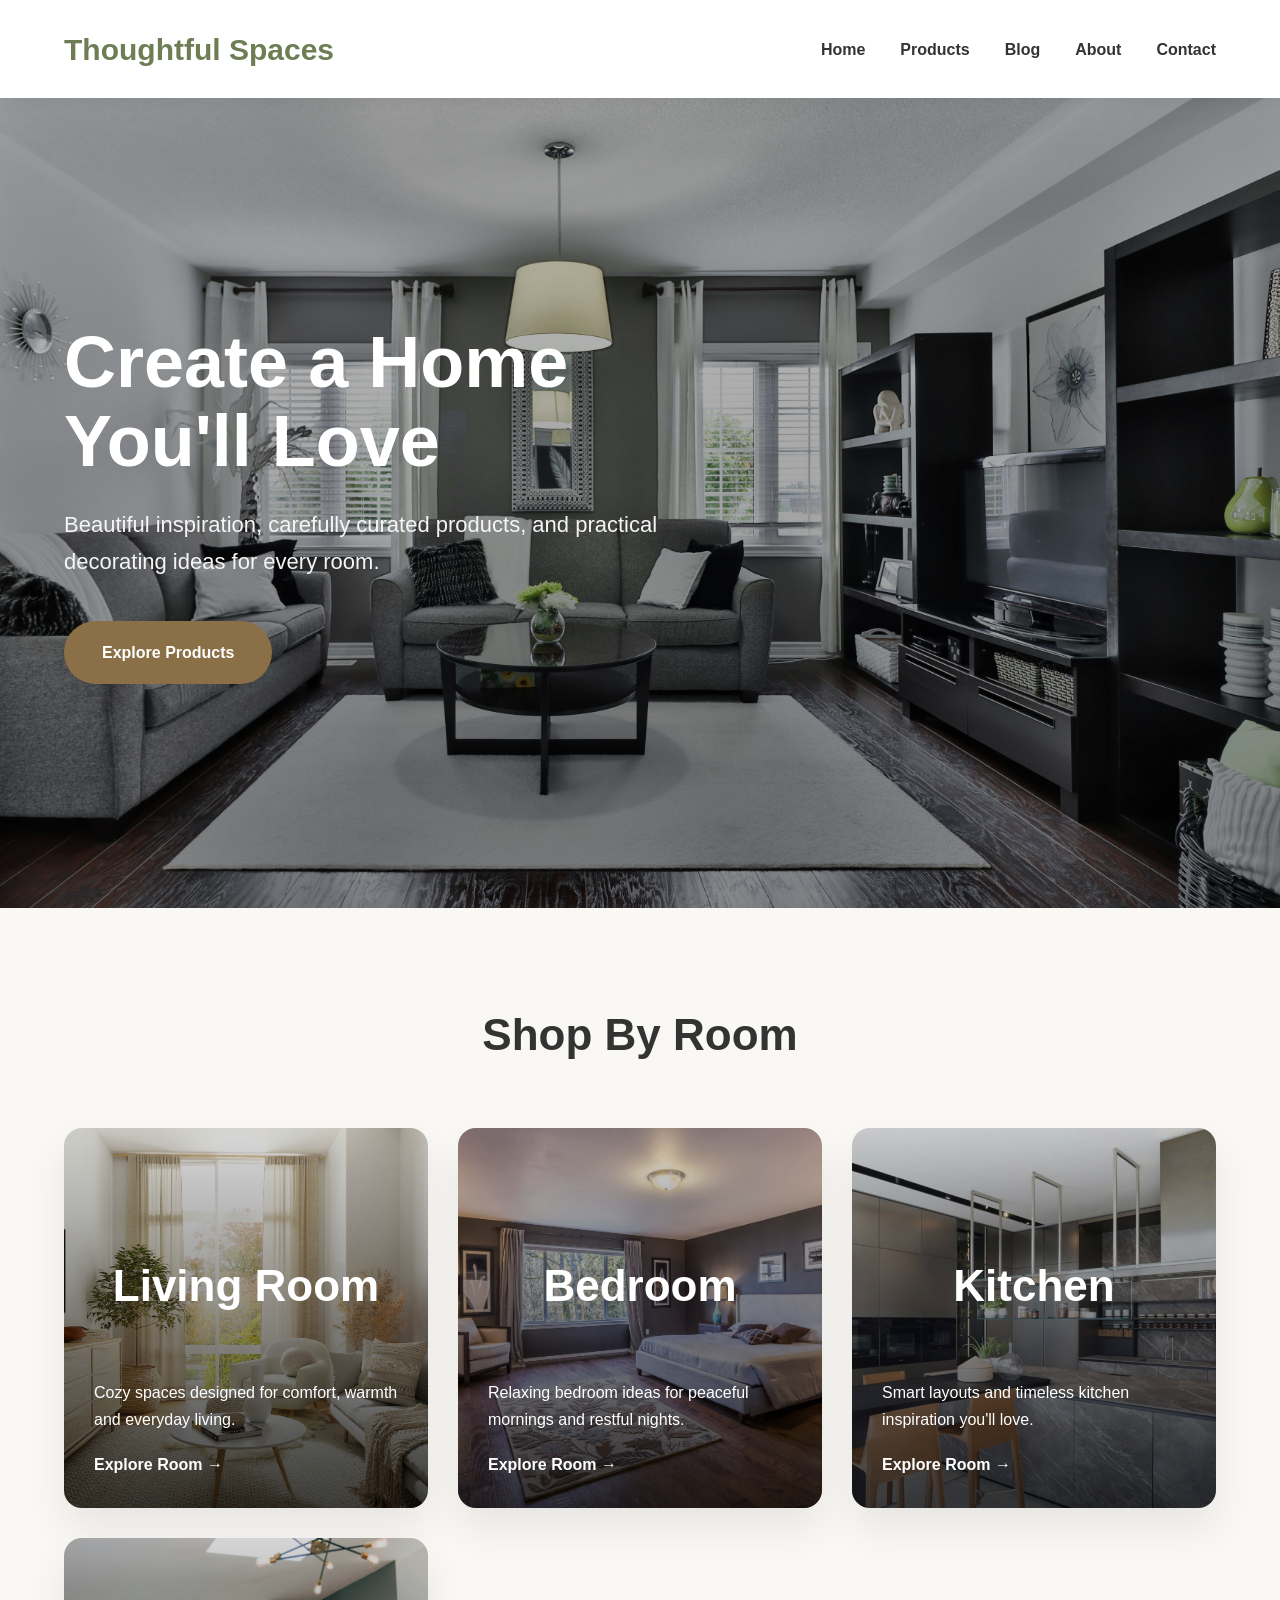
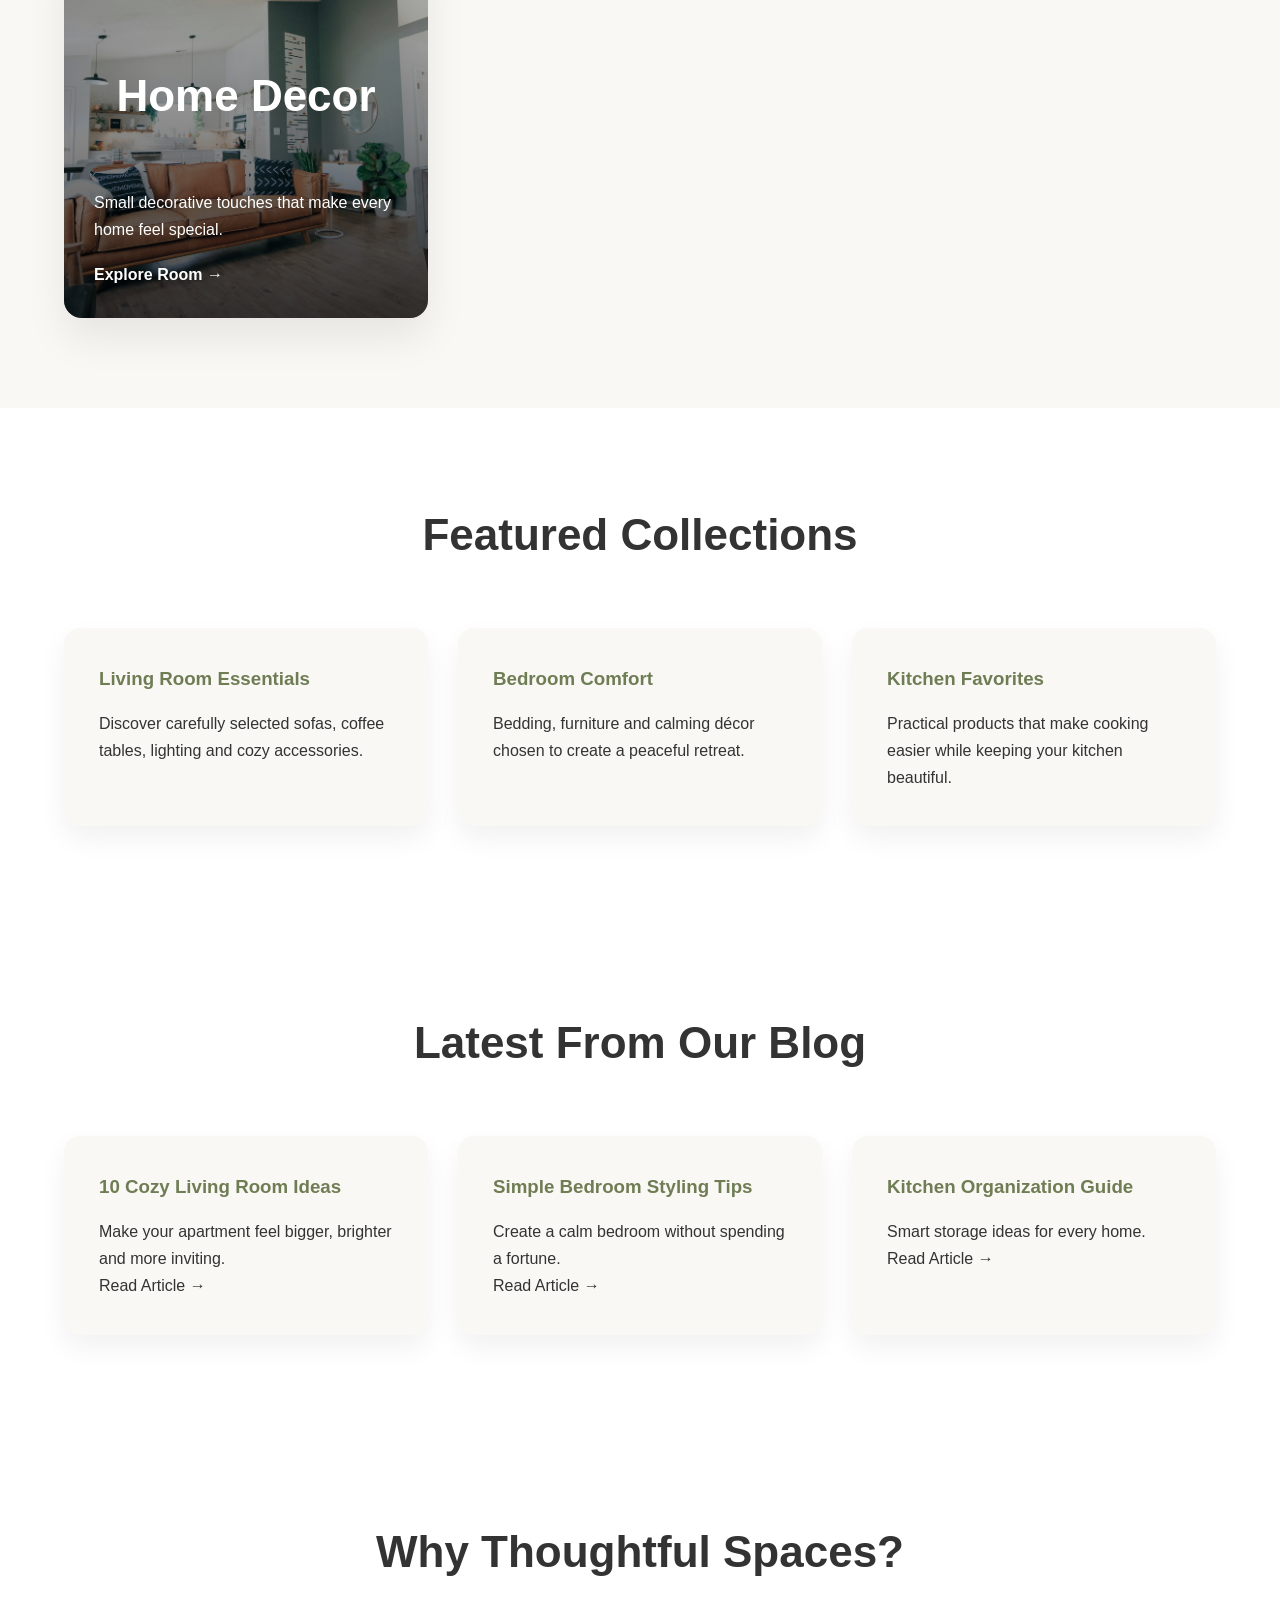
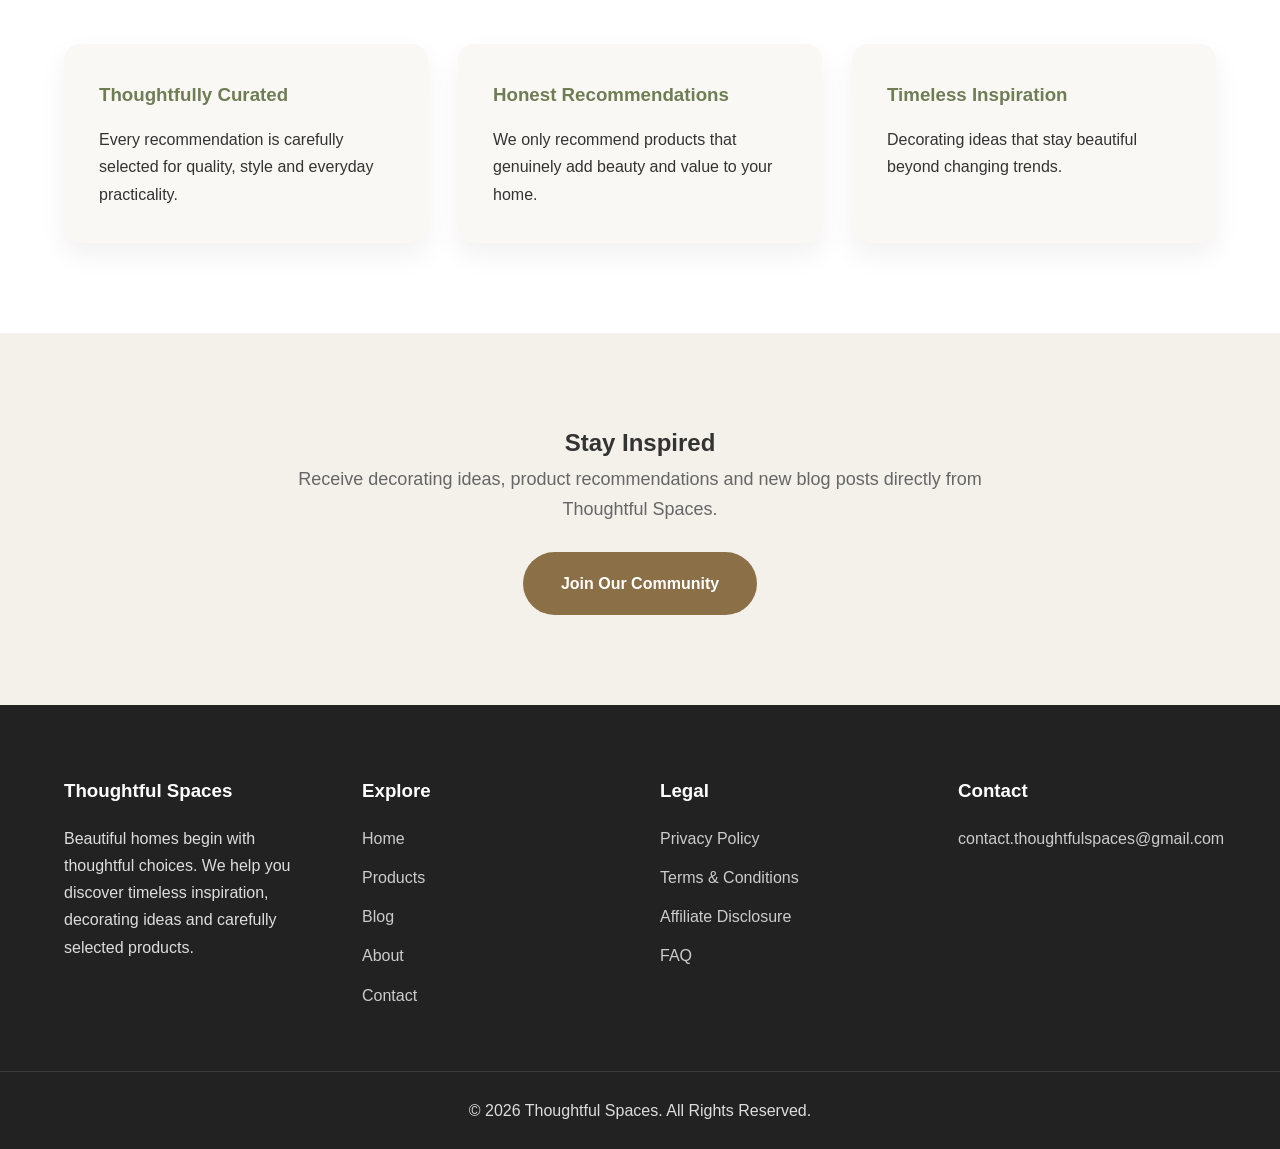
<file: index.html>
<!DOCTYPE html>
<html lang="en">

<head>

    <meta charset="UTF-8">

    <meta name="viewport" content="width=device-width, initial-scale=1.0">

    <title>Thoughtful Spaces | Home Inspiration & Decor</title>

    <meta name="description" content="Beautiful home inspiration, decorating ideas, and carefully curated products to help you create a warm and welcoming home.">

    <link rel="stylesheet" href="style.css">

</head>

<body>

<!-- ===========================
HEADER
=========================== -->

<header>

    <div class="container">

        <h1 class="logo">

            <a href="index.html">

                Thoughtful Spaces

            </a>

        </h1>

        <nav>

            <a href="index.html">Home</a>

            <a href="products/index.html">Products</a>

            <a href="blog/index.html">Blog</a>

            <a href="pages/about.html">About</a>

            <a href="pages/contact.html">Contact</a>

        </nav>

    </div>

</header>

<!-- ===========================
HERO
=========================== -->

<section class="hero">

    <img src="images/hero-living-room.jpg"
         alt="Beautiful Living Room">

    <div class="hero-overlay">

        <div class="container">

            <h1>

                Create a Home

                You'll Love

            </h1>

            <p>

                Beautiful inspiration, carefully curated products,
                and practical decorating ideas for every room.

            </p>

            <a href="products/index.html"
               class="btn">

                Explore Products

            </a>

        </div>

    </div>

</section>

<!-- ===========================
SHOP BY ROOM
=========================== -->

<section class="room-section">

<div class="container">

<h2>

Shop By Room

</h2>

<div class="room-grid">
                <!-- Living Room -->

            <a href="pages/living-room.html" class="room-card">

                <img src="images/living-room.jpg" alt="Living Room">

                <div class="room-overlay">

                    <h2>Living Room</h2>

                    <p>
                        Cozy spaces designed for comfort, warmth and everyday living.
                    </p>

                    <span>Explore Room →</span>

                </div>

            </a>

            <!-- Bedroom -->

            <a href="pages/bedroom.html" class="room-card">

                <img src="images/bedroom.jpg" alt="Bedroom">

                <div class="room-overlay">

                    <h2>Bedroom</h2>

                    <p>
                        Relaxing bedroom ideas for peaceful mornings and restful nights.
                    </p>

                    <span>Explore Room →</span>

                </div>

            </a>

            <!-- Kitchen -->

            <a href="pages/kitchen.html" class="room-card">

                <img src="images/kitchen.jpg" alt="Kitchen">

                <div class="room-overlay">

                    <h2>Kitchen</h2>

                    <p>
                        Smart layouts and timeless kitchen inspiration you'll love.
                    </p>

                    <span>Explore Room →</span>

                </div>

            </a>

            <!-- Home Decor -->

            <a href="pages/home-decor.html" class="room-card">

                <img src="images/home-decor.jpg" alt="Home Decor">

                <div class="room-overlay">

                    <h2>Home Decor</h2>

                    <p>
                        Small decorative touches that make every home feel special.
                    </p>

                    <span>Explore Room →</span>

                </div>

            </a>

        </div>

    </div>

</section>

<!-- ===========================
FEATURED PRODUCTS
=========================== -->

<section class="why-section">

    <div class="container">

        <h2>Featured Collections</h2>

        <div class="why-grid">

            <div class="why-card">

                <h3>Living Room Essentials</h3>

                <p>

                    Discover carefully selected sofas, coffee tables,
                    lighting and cozy accessories.

                </p>

            </div>

            <div class="why-card">

                <h3>Bedroom Comfort</h3>

                <p>

                    Bedding, furniture and calming décor chosen
                    to create a peaceful retreat.

                </p>

            </div>

            <div class="why-card">

                <h3>Kitchen Favorites</h3>

                <p>

                    Practical products that make cooking easier
                    while keeping your kitchen beautiful.

                </p>

            </div>

        </div>

    </div>

</section>

<!-- ===========================
LATEST BLOG
=========================== -->

<section class="why-section">

    <div class="container">

        <h2>Latest From Our Blog</h2>

        <div class="why-grid">

            <div class="why-card">

                <h3>10 Cozy Living Room Ideas</h3>

                <p>

                    Make your apartment feel bigger,
                    brighter and more inviting.

                </p>

                <a href="blog/index.html">

                    Read Article →

                </a>

            </div>

            <div class="why-card">

                <h3>Simple Bedroom Styling Tips</h3>

                <p>

                    Create a calm bedroom without spending a fortune.

                </p>

                <a href="blog/index.html">

                    Read Article →

                </a>

            </div>

            <div class="why-card">

                <h3>Kitchen Organization Guide</h3>

                <p>

                    Smart storage ideas for every home.

                </p>

                <a href="blog/index.html">

                    Read Article →

                </a>

            </div>

        </div>

    </div>

</section>
<!-- ===========================
WHY THOUGHTFUL SPACES
=========================== -->

<section class="why-section">

    <div class="container">

        <h2>Why Thoughtful Spaces?</h2>

        <div class="why-grid">

            <div class="why-card">

                <h3>Thoughtfully Curated</h3>

                <p>

                    Every recommendation is carefully selected for
                    quality, style and everyday practicality.

                </p>

            </div>

            <div class="why-card">

                <h3>Honest Recommendations</h3>

                <p>

                    We only recommend products that genuinely add
                    beauty and value to your home.

                </p>

            </div>

            <div class="why-card">

                <h3>Timeless Inspiration</h3>

                <p>

                    Decorating ideas that stay beautiful beyond
                    changing trends.

                </p>

            </div>

        </div>

    </div>

</section>

<!-- ===========================
NEWSLETTER
=========================== -->

<section class="page-header">

    <div class="container">

        <h2>Stay Inspired</h2>

        <p>

            Receive decorating ideas, product recommendations and
            new blog posts directly from Thoughtful Spaces.

        </p>

        <br>

        <a href="pages/contact.html" class="btn">

            Join Our Community

        </a>

    </div>

</section>

<!-- ===========================
FOOTER
=========================== -->

<footer>

    <div class="container footer-grid">

        <div class="footer-column">

            <h3>Thoughtful Spaces</h3>

            <p>

                Beautiful homes begin with thoughtful choices.
                We help you discover timeless inspiration,
                decorating ideas and carefully selected products.

            </p>

        </div>

        <div class="footer-column">

            <h3>Explore</h3>

            <a href="index.html">Home</a>

            <a href="products/index.html">Products</a>

            <a href="blog/index.html">Blog</a>

            <a href="pages/about.html">About</a>

            <a href="pages/contact.html">Contact</a>

        </div>

        <div class="footer-column">

            <h3>Legal</h3>

            <a href="pages/privacy.html">Privacy Policy</a>

            <a href="pages/terms.html">Terms & Conditions</a>

            <a href="pages/disclosure.html">Affiliate Disclosure</a>

            <a href="pages/faq.html">FAQ</a>

        </div>

        <div class="footer-column">

            <h3>Contact</h3>

            <a href="mailto:contact.thoughtfulspaces@gmail.com">

                contact.thoughtfulspaces@gmail.com

            </a>

        </div>

    </div>

    <div class="footer-bottom">

        <p>

            © 2026 Thoughtful Spaces. All Rights Reserved.

        </p>

    </div>

</footer>

</body>

</html>
</file>
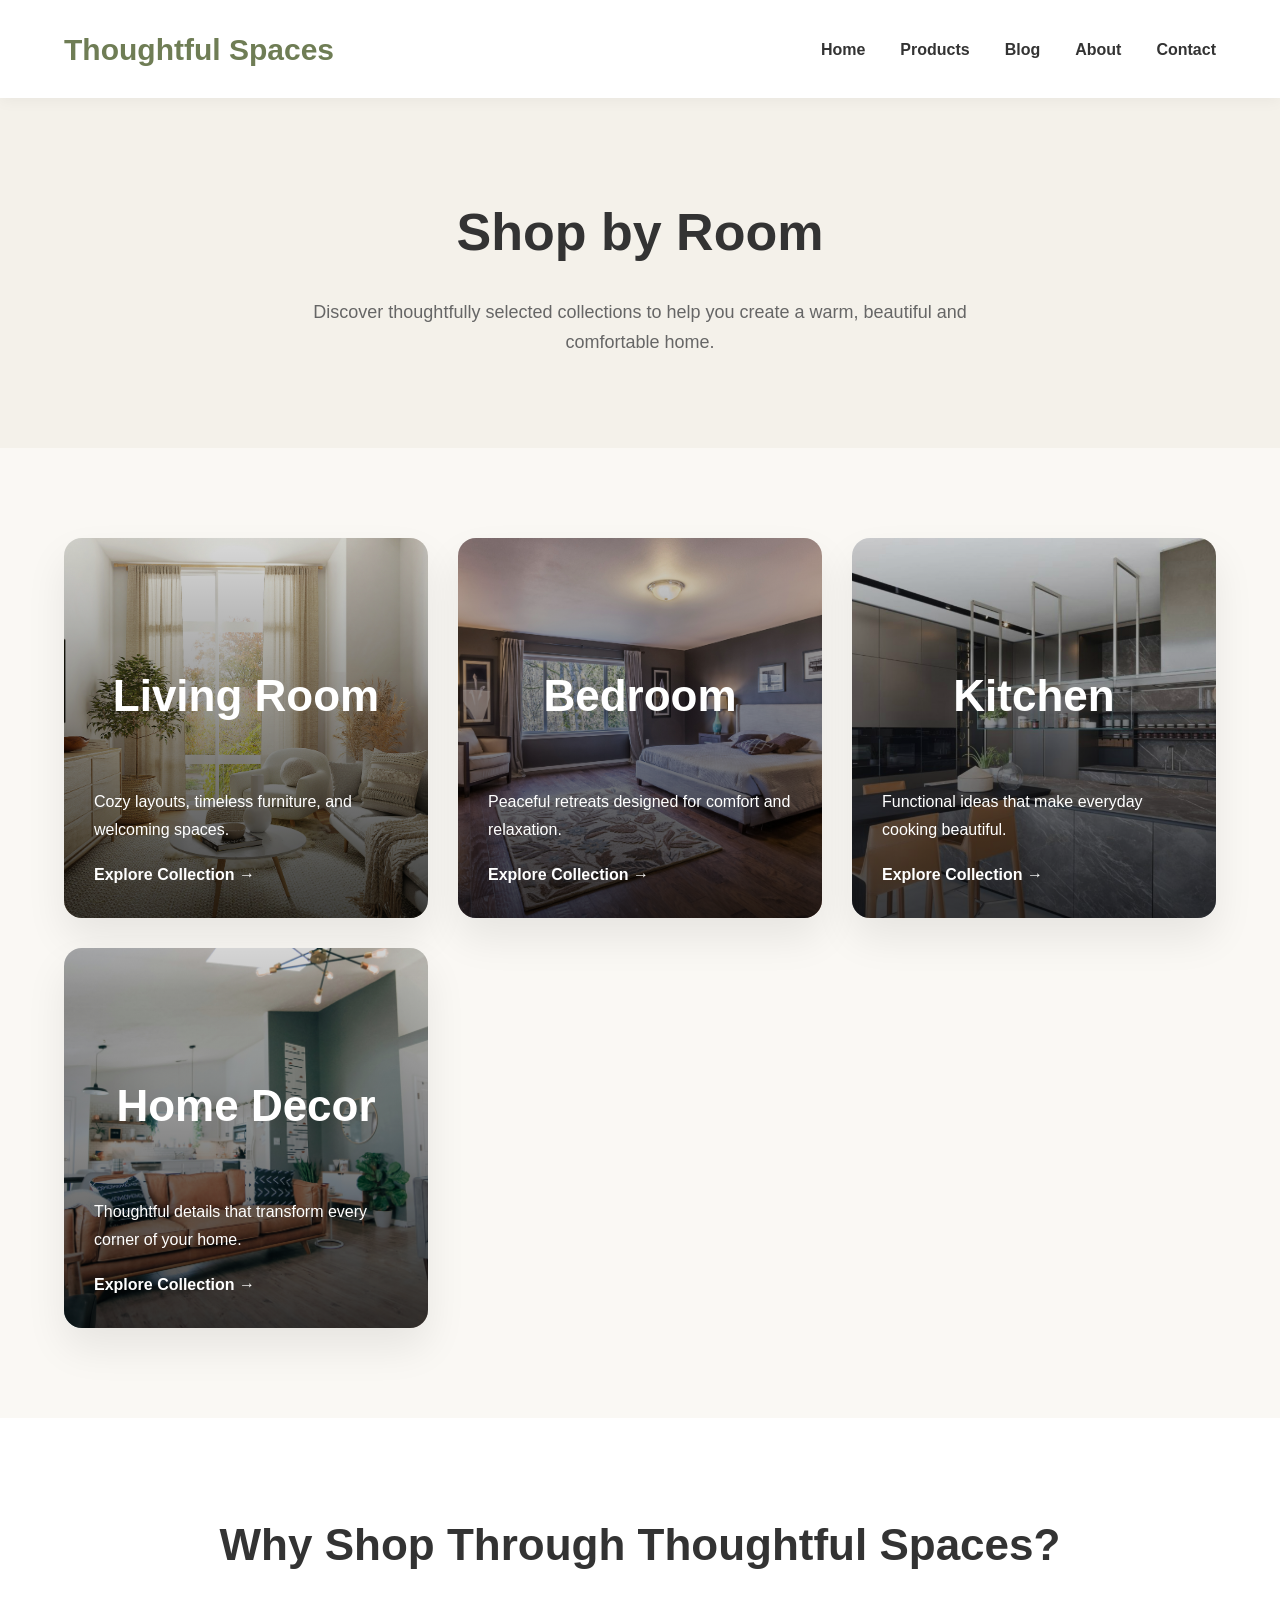
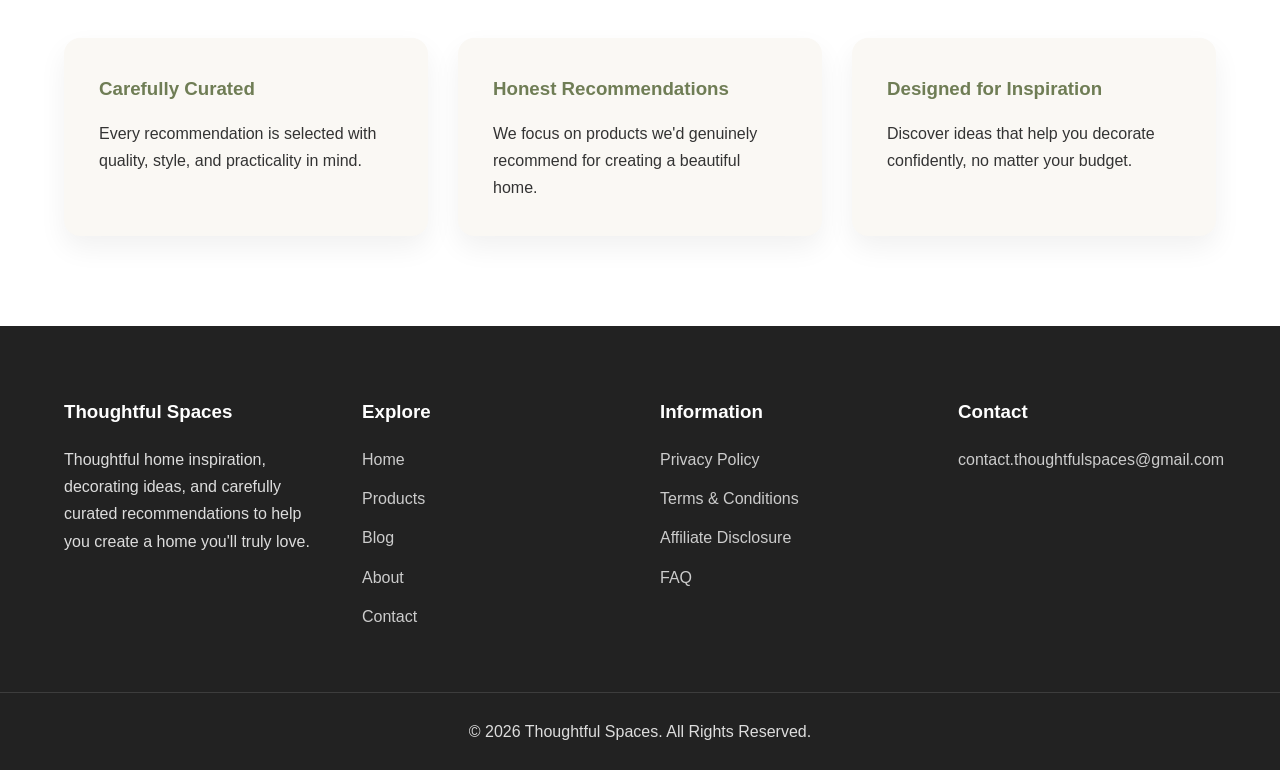
<file: products/index.html>
<!DOCTYPE html>
<html lang="en">

<head>

    <meta charset="UTF-8">

    <meta name="viewport" content="width=device-width, initial-scale=1.0">

    <title>Products | Thoughtful Spaces</title>

    <link rel="stylesheet" href="../style.css">

</head>

<body>

    <!-- ===========================
         HEADER
    ============================ -->

    <header>

        <div class="container">

            <h1 class="logo">
                <a href="../index.html">Thoughtful Spaces</a>
            </h1>

            <nav>

                <a href="../index.html">Home</a>

                <a href="../products/index.html">Products</a>

                <a href="../blog/index.html">Blog</a>

                <a href="../pages/about.html">About</a>

                <a href="../pages/contact.html">Contact</a>

            </nav>

        </div>

    </header>

    <!-- ===========================
         HERO
    ============================ -->

    <section class="page-header">

        <div class="container">

            <h1>Shop by Room</h1>

            <p>

                Discover thoughtfully selected collections to help you create
                a warm, beautiful and comfortable home.

            </p>

        </div>

    </section>

    <!-- ===========================
         ROOM COLLECTIONS
    ============================ -->

    <section class="room-section">

        <div class="container">

            <div class="room-grid"            <!-- Living Room -->

            <a href="../pages/living-room.html" class="room-card">

                <img src="../images/living-room.jpg" alt="Living Room">

                <div class="room-overlay">

                    <h2>Living Room</h2>

                    <p>
                        Cozy layouts, timeless furniture, and welcoming spaces.
                    </p>

                    <span>Explore Collection →</span>

                </div>

            </a>

            <!-- Bedroom -->

            <a href="../pages/bedroom.html" class="room-card">

                <img src="../images/bedroom.jpg" alt="Bedroom">

                <div class="room-overlay">

                    <h2>Bedroom</h2>

                    <p>
                        Peaceful retreats designed for comfort and relaxation.
                    </p>

                    <span>Explore Collection →</span>

                </div>

            </a>

            <!-- Kitchen -->

            <a href="../pages/kitchen.html" class="room-card">

                <img src="../images/kitchen.jpg" alt="Kitchen">

                <div class="room-overlay">

                    <h2>Kitchen</h2>

                    <p>
                        Functional ideas that make everyday cooking beautiful.
                    </p>

                    <span>Explore Collection →</span>

                </div>

            </a>

            <!-- Home Decor -->

            <a href="../pages/home-decor.html" class="room-card">

                <img src="../images/home-decor.jpg" alt="Home Decor">

                <div class="room-overlay">

                    <h2>Home Decor</h2>

                    <p>
                        Thoughtful details that transform every corner of your home.
                    </p>

                    <span>Explore Collection →</span>

                </div>

            </a>

        </div>

    </div>

</section>

<!-- ===========================
     WHY CHOOSE US
=========================== -->

<section class="why-section">

    <div class="container">

        <h2>Why Shop Through Thoughtful Spaces?</h2>

        <div class="why-grid">

            <div class="why-card">

                <h3>Carefully Curated</h3>

                <p>
                    Every recommendation is selected with quality, style, and practicality in mind.
                </p>

            </div>

            <div class="why-card">

                <h3>Honest Recommendations</h3>

                <p>
                    We focus on products we'd genuinely recommend for creating a beautiful home.
                </p>

            </div>

            <div class="why-card">

                <h3>Designed for Inspiration</h3>

                <p>
                    Discover ideas that help you decorate confidently, no matter your budget.
                </p>

            </div>

        </div>

    </div>

</section>
<!-- ===========================
     FOOTER
=========================== -->

<footer>

    <div class="container footer-grid">

        <div class="footer-column">

            <h3>Thoughtful Spaces</h3>

            <p>

                Thoughtful home inspiration, decorating ideas,
                and carefully curated recommendations to help
                you create a home you'll truly love.

            </p>

        </div>

        <div class="footer-column">

            <h3>Explore</h3>

            <a href="../index.html">Home</a>

            <a href="../products/index.html">Products</a>

            <a href="../blog/index.html">Blog</a>

            <a href="../pages/about.html">About</a>

            <a href="../pages/contact.html">Contact</a>

        </div>

        <div class="footer-column">

            <h3>Information</h3>

            <a href="../pages/privacy.html">Privacy Policy</a>

            <a href="../pages/terms.html">Terms & Conditions</a>

            <a href="../pages/disclosure.html">Affiliate Disclosure</a>

            <a href="../pages/faq.html">FAQ</a>

        </div>

        <div class="footer-column">

            <h3>Contact</h3>

            <a href="mailto:contact.thoughtfulspaces@gmail.com">

                contact.thoughtfulspaces@gmail.com

            </a>

        </div>

    </div>

    <div class="footer-bottom">

        <p>

            © 2026 Thoughtful Spaces. All Rights Reserved.

        </p>

    </div>

</footer>

</body>

</html>
</file>
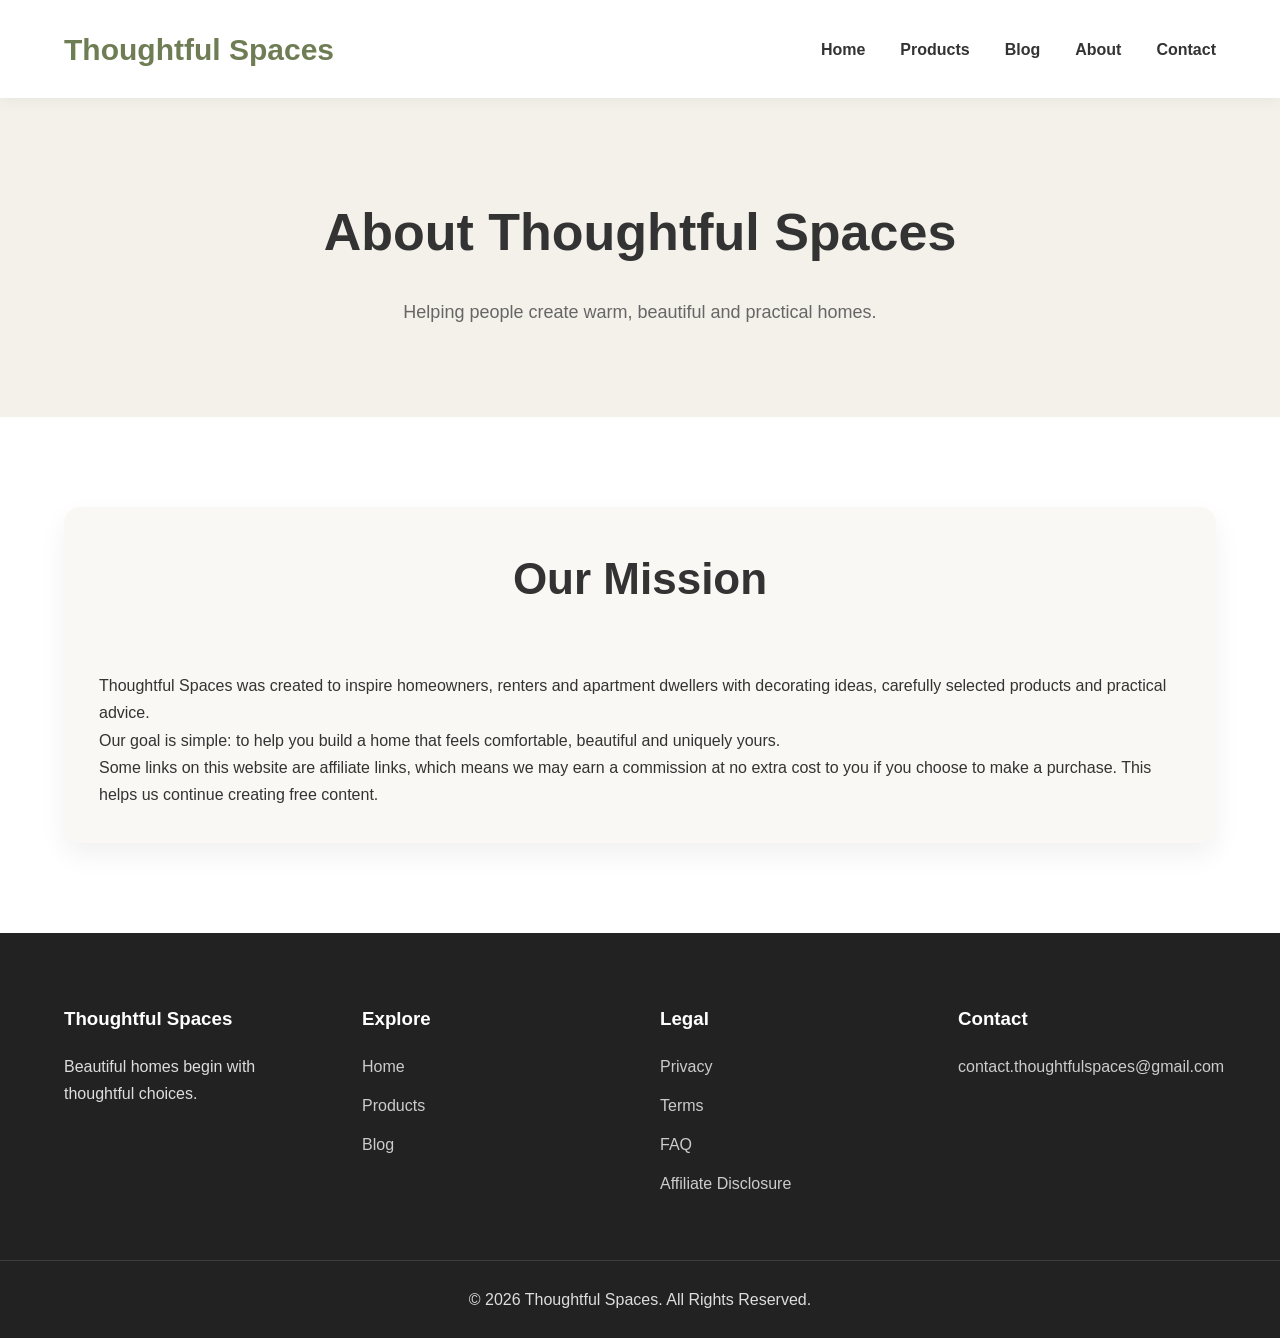
<file: pages/about.html>
<!DOCTYPE html>
<html lang="en">

<head>

<meta charset="UTF-8">

<meta name="viewport" content="width=device-width, initial-scale=1.0">

<title>About | Thoughtful Spaces</title>

<link rel="stylesheet" href="../style.css">

</head>

<body>

<header>

<div class="container">

<h1 class="logo">

<a href="../index.html">

Thoughtful Spaces

</a>

</h1>

<nav>

<a href="../index.html">Home</a>

<a href="../products/index.html">Products</a>

<a href="../blog/index.html">Blog</a>

<a href="about.html">About</a>

<a href="contact.html">Contact</a>

</nav>

</div>

</header>

<section class="page-header">

<div class="container">

<h1>

About Thoughtful Spaces

</h1>

<p>

Helping people create warm, beautiful and practical homes.

</p>

</div>

</section>

<section class="why-section">

<div class="container">

<div class="why-card">

<h2>

Our Mission

</h2>

<p>

Thoughtful Spaces was created to inspire homeowners,
renters and apartment dwellers with decorating ideas,
carefully selected products and practical advice.

</p>

<p>

Our goal is simple:

to help you build a home that feels comfortable,
beautiful and uniquely yours.

</p>

<p>

Some links on this website are affiliate links,
which means we may earn a commission at no extra
cost to you if you choose to make a purchase.

This helps us continue creating free content.

</p>

</div>

</div>

</section>

<footer>

<div class="container footer-grid">

<div class="footer-column">

<h3>Thoughtful Spaces</h3>

<p>

Beautiful homes begin with thoughtful choices.

</p>

</div>

<div class="footer-column">

<h3>Explore</h3>

<a href="../index.html">Home</a>

<a href="../products/index.html">Products</a>

<a href="../blog/index.html">Blog</a>

</div>

<div class="footer-column">

<h3>Legal</h3>

<a href="privacy.html">Privacy</a>

<a href="terms.html">Terms</a>

<a href="faq.html">FAQ</a>

<a href="disclosure.html">Affiliate Disclosure</a>

</div>

<div class="footer-column">

<h3>Contact</h3>

<a href="mailto:contact.thoughtfulspaces@gmail.com">

contact.thoughtfulspaces@gmail.com

</a>

</div>

</div>

<div class="footer-bottom">

<p>

© 2026 Thoughtful Spaces. All Rights Reserved.

</p>

</div>

</footer>

</body>

</html>
</file>
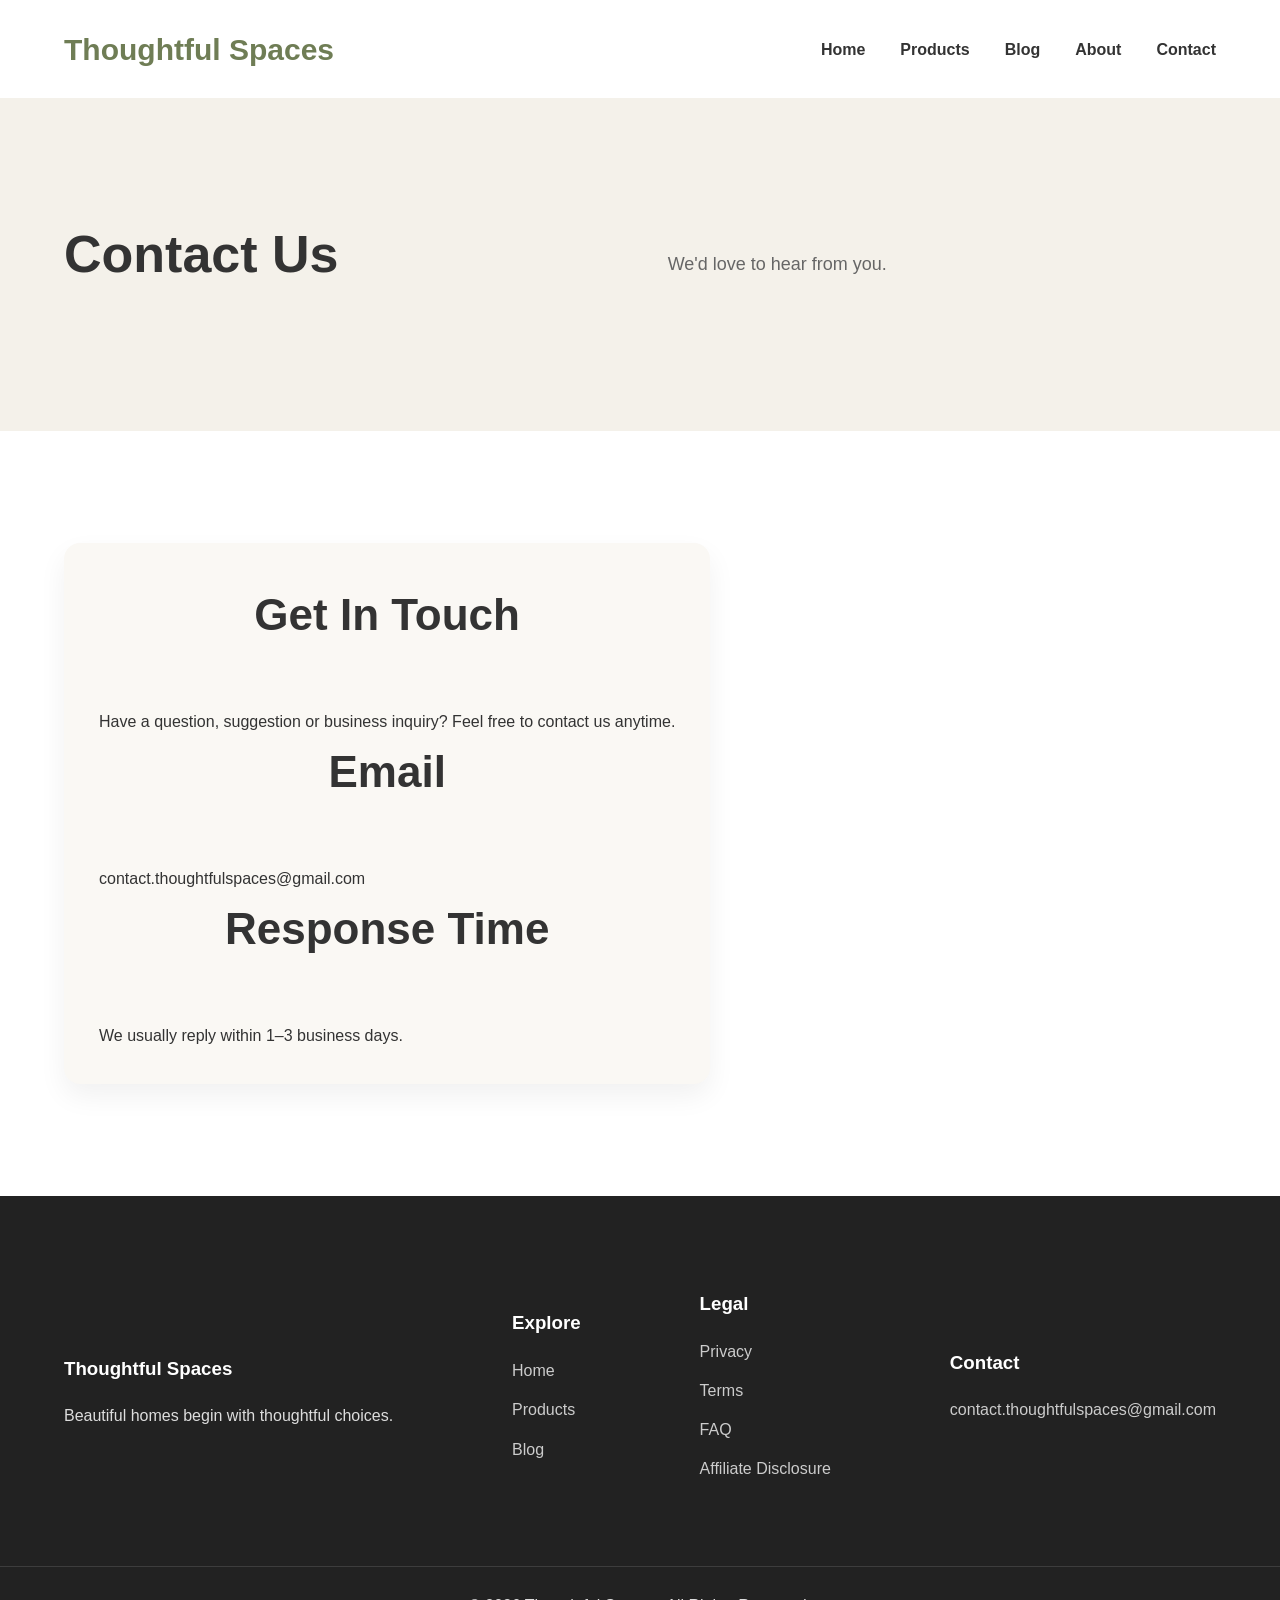
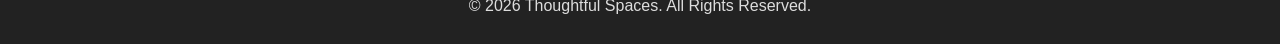
<file: pages/contact.html>
<!DOCTYPE html>
<html lang="en">

<head>

<meta charset="UTF-8">

<meta name="viewport" content="width=device-width, initial-scale=1.0">

<title>Contact | Thoughtful Spaces</title>

<link rel="stylesheet" href="../style.css">

</head>

<body>

<header>

<div class="container">

<h1 class="logo">

<a href="../index.html">

Thoughtful Spaces

</a>

</h1>

<nav>

<a href="../index.html">Home</a>

<a href="../products/index.html">Products</a>

<a href="../blog/index.html">Blog</a>

<a href="about.html">About</a>

<a href="contact.html">Contact</a>

</nav>

</div>

<section class="page-header">

    <div class="container">

        <h1>Contact Us</h1>

        <p>
            We'd love to hear from you.
        </p>

    </div>

</section>

<section class="why-section">

    <div class="container">

        <div class="why-card">

            <h2>Get In Touch</h2>

            <p>

                Have a question, suggestion or business inquiry?
                Feel free to contact us anytime.

            </p>

            <h2>Email</h2>

            <p>

                contact.thoughtfulspaces@gmail.com

            </p>

            <h2>Response Time</h2>

            <p>

                We usually reply within 1–3 business days.

            </p>

        </div>

    </div>

</section>
<footer>

<div class="container footer-grid">

<div class="footer-column">

<h3>Thoughtful Spaces</h3>

<p>

Beautiful homes begin with thoughtful choices.

</p>

</div>

<div class="footer-column">

<h3>Explore</h3>

<a href="../index.html">Home</a>

<a href="../products/index.html">Products</a>

<a href="../blog/index.html">Blog</a>

</div>

<div class="footer-column">

<h3>Legal</h3>

<a href="privacy.html">Privacy</a>

<a href="terms.html">Terms</a>

<a href="faq.html">FAQ</a>

<a href="disclosure.html">Affiliate Disclosure</a>

</div>

<div class="footer-column">

<h3>Contact</h3>

<a href="mailto:contact.thoughtfulspaces@gmail.com">

contact.thoughtfulspaces@gmail.com

</a>

</div>

</div>

<div class="footer-bottom">

<p>

© 2026 Thoughtful Spaces. All Rights Reserved.

</p>

</div>

</footer>

</body>

</html>
</file>
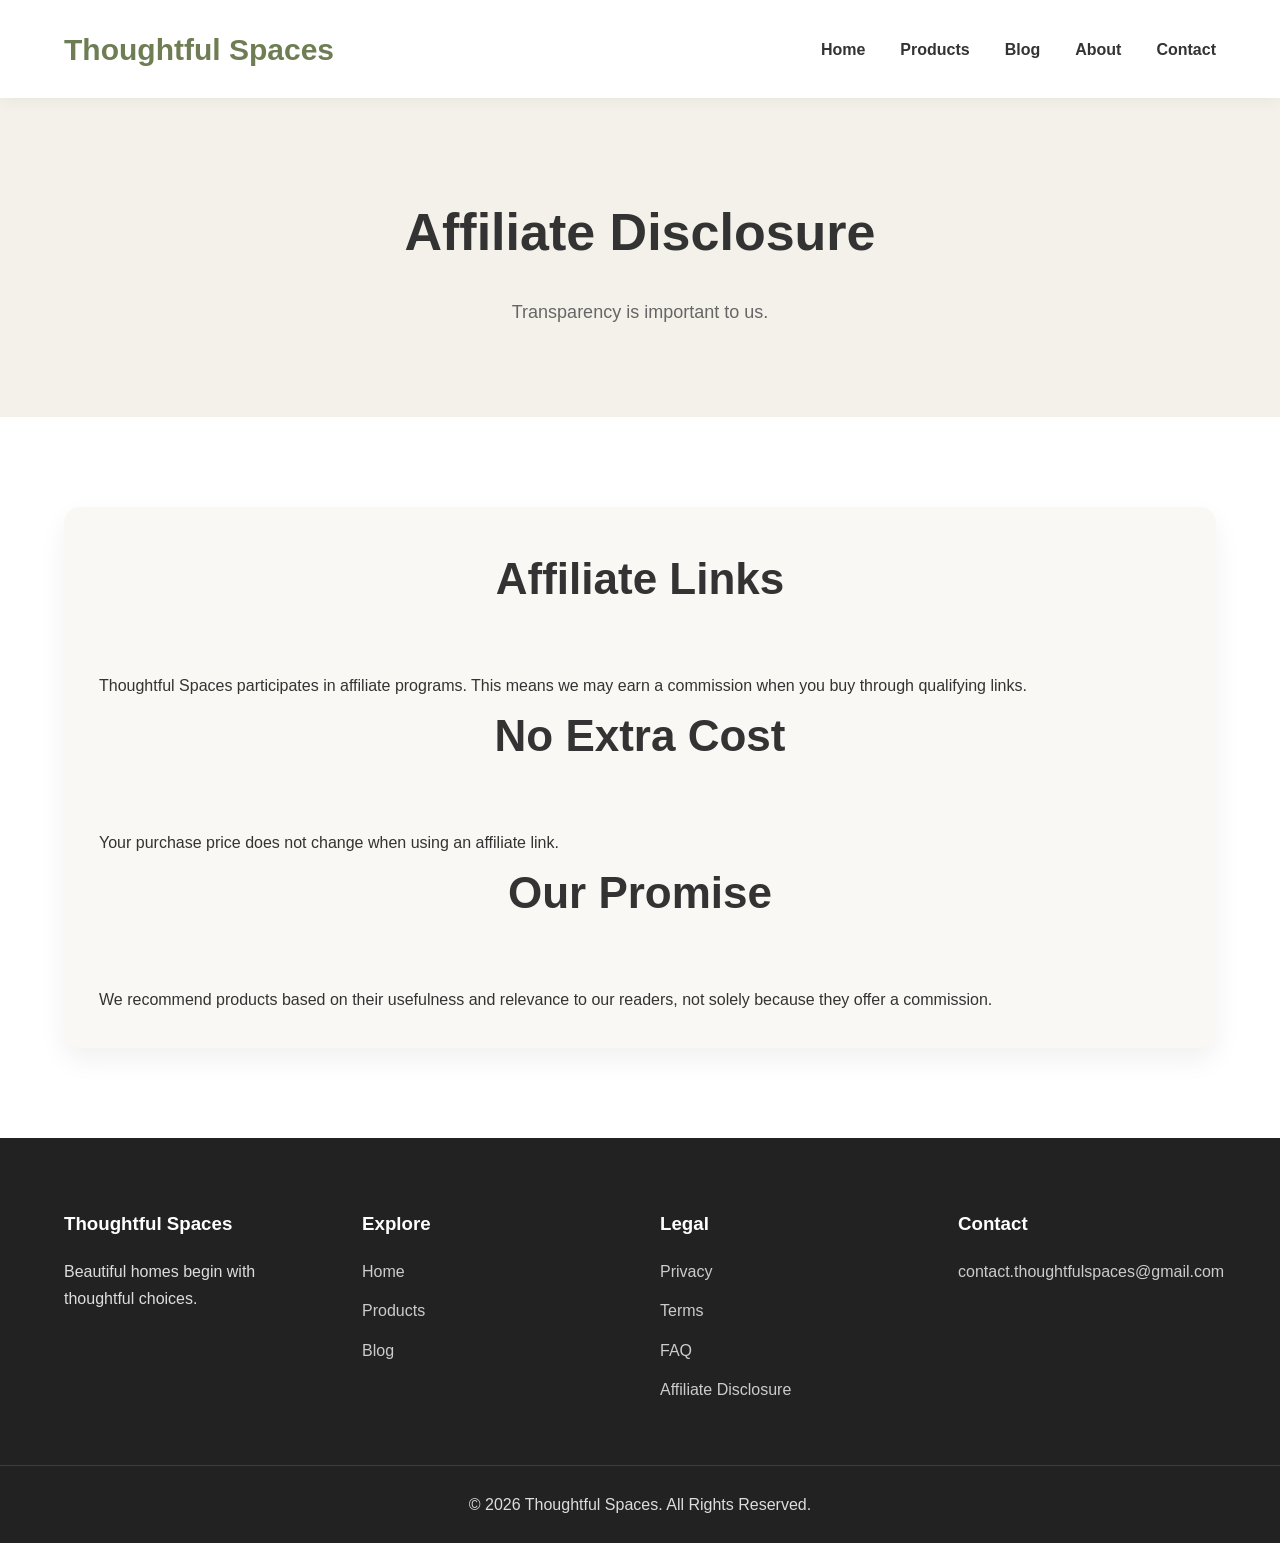
<file: pages/disclosure.html>
<!DOCTYPE html>
<html lang="en">

<head>

<meta charset="UTF-8">

<meta name="viewport" content="width=device-width, initial-scale=1.0">

<title>Affiliate Disclosure | Thoughtful Spaces</title>

<link rel="stylesheet" href="../style.css">

</head>

<body>

<header>

<div class="container">

<h1 class="logo">

<a href="../index.html">

Thoughtful Spaces

</a>

</h1>

<nav>

<a href="../index.html">Home</a>

<a href="../products/index.html">Products</a>

<a href="../blog/index.html">Blog</a>

<a href="about.html">About</a>

<a href="contact.html">Contact</a>

</nav>

</div>

</header>

<section class="page-header">

    <div class="container">

        <h1>Affiliate Disclosure</h1>

        <p>
            Transparency is important to us.
        </p>

    </div>

</section>

<section class="why-section">

    <div class="container">

        <div class="why-card">

            <h2>Affiliate Links</h2>

            <p>

                Thoughtful Spaces participates in affiliate programs.
                This means we may earn a commission when you buy
                through qualifying links.

            </p>

            <h2>No Extra Cost</h2>

            <p>

                Your purchase price does not change when using an
                affiliate link.

            </p>

            <h2>Our Promise</h2>

            <p>

                We recommend products based on their usefulness and
                relevance to our readers, not solely because they
                offer a commission.

            </p>

        </div>

    </div>

</section>

<footer>

<div class="container footer-grid">

<div class="footer-column">

<h3>Thoughtful Spaces</h3>

<p>

Beautiful homes begin with thoughtful choices.

</p>

</div>

<div class="footer-column">

<h3>Explore</h3>

<a href="../index.html">Home</a>

<a href="../products/index.html">Products</a>

<a href="../blog/index.html">Blog</a>

</div>

<div class="footer-column">

<h3>Legal</h3>

<a href="privacy.html">Privacy</a>

<a href="terms.html">Terms</a>

<a href="faq.html">FAQ</a>

<a href="disclosure.html">Affiliate Disclosure</a>

</div>

<div class="footer-column">

<h3>Contact</h3>

<a href="mailto:contact.thoughtfulspaces@gmail.com">

contact.thoughtfulspaces@gmail.com

</a>

</div>

</div>

<div class="footer-bottom">

<p>

© 2026 Thoughtful Spaces. All Rights Reserved.

</p>

</div>

</footer>

</body>

</html>
</file>
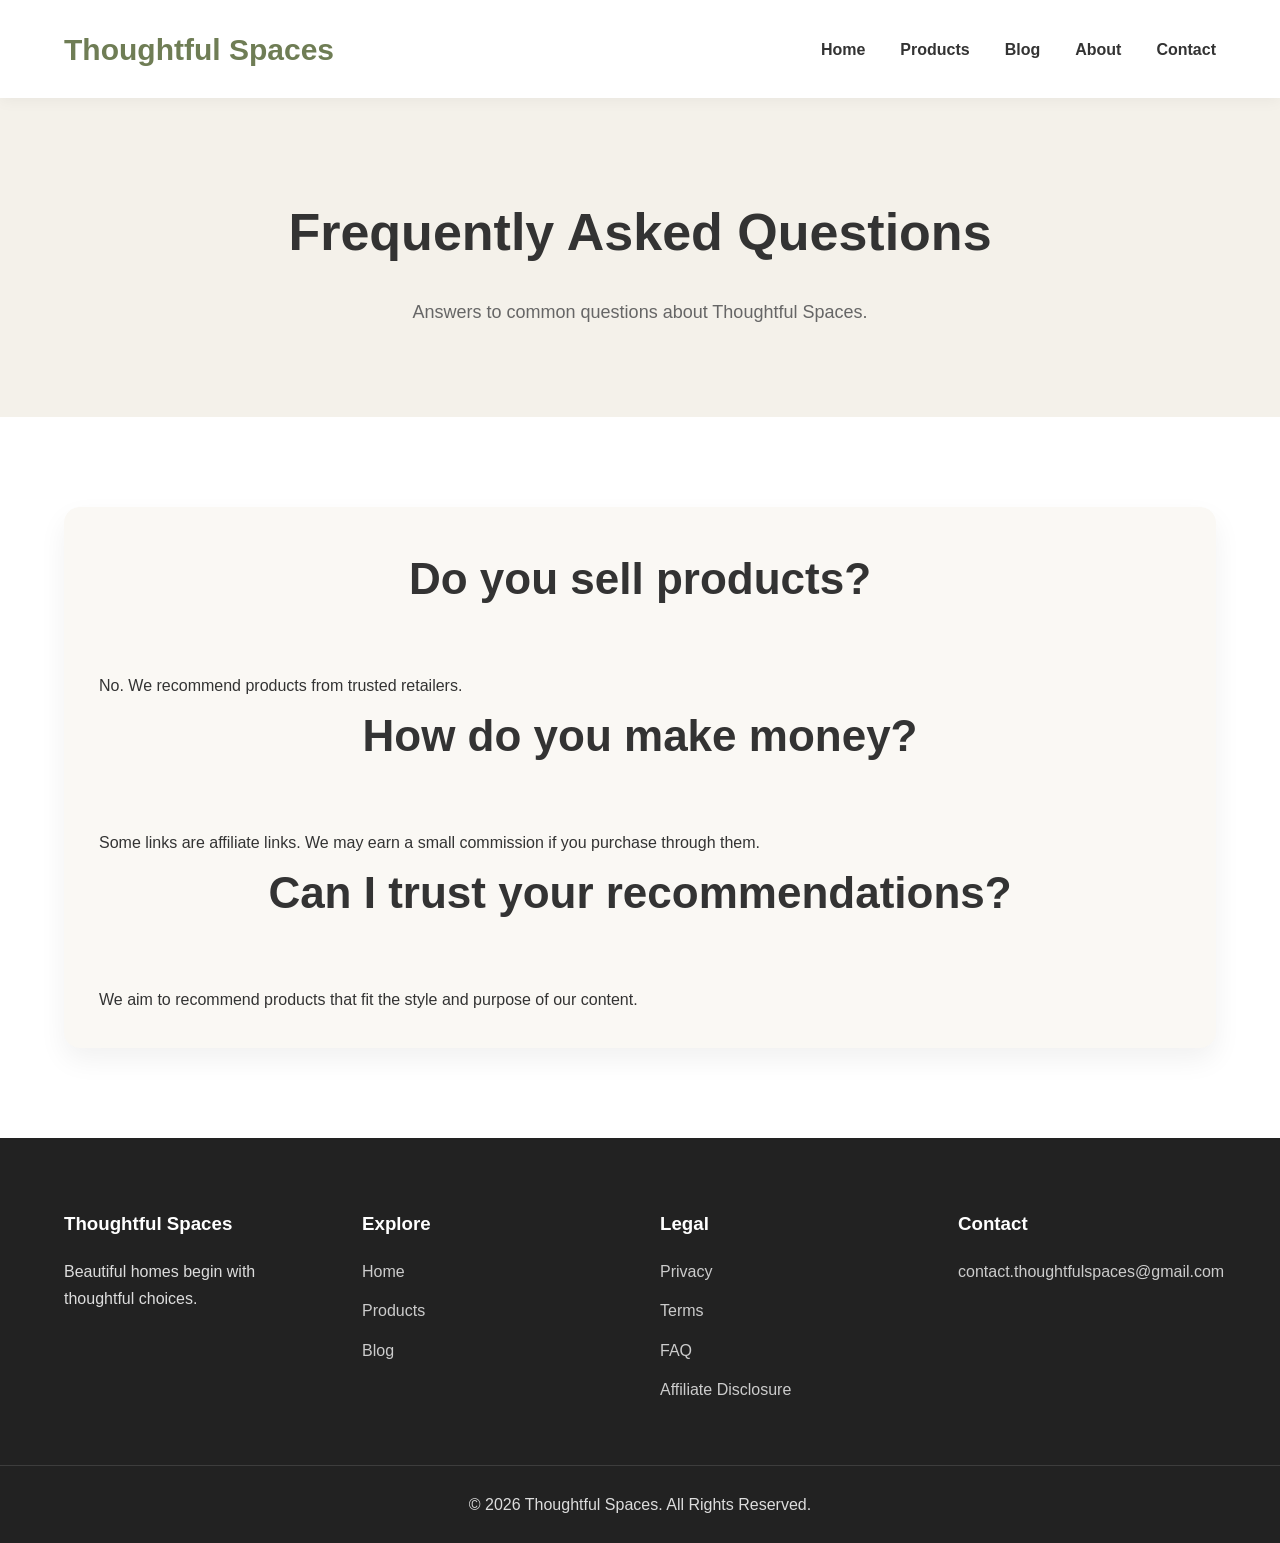
<file: pages/faq.html>
<!DOCTYPE html>
<html lang="en">

<head>

<meta charset="UTF-8">

<meta name="viewport" content="width=device-width, initial-scale=1.0">

<title>FAQ | Thoughtful Spaces</title>

<link rel="stylesheet" href="../style.css">

</head>

<body>

<header>

<div class="container">

<h1 class="logo">

<a href="../index.html">

Thoughtful Spaces

</a>

</h1>

<nav>

<a href="../index.html">Home</a>

<a href="../products/index.html">Products</a>

<a href="../blog/index.html">Blog</a>

<a href="about.html">About</a>

<a href="contact.html">Contact</a>

</nav>

</div>

</header>

<section class="page-header">

    <div class="container">

        <h1>Frequently Asked Questions</h1>

        <p>
            Answers to common questions about Thoughtful Spaces.
        </p>

    </div>

</section>

<section class="why-section">

    <div class="container">

        <div class="why-card">

            <h2>Do you sell products?</h2>

            <p>

                No. We recommend products from trusted retailers.

            </p>

            <h2>How do you make money?</h2>

            <p>

                Some links are affiliate links. We may earn a small
                commission if you purchase through them.

            </p>

            <h2>Can I trust your recommendations?</h2>

            <p>

                We aim to recommend products that fit the style and
                purpose of our content.

            </p>

        </div>

    </div>

</section>

<footer>

<div class="container footer-grid">

<div class="footer-column">

<h3>Thoughtful Spaces</h3>

<p>

Beautiful homes begin with thoughtful choices.

</p>

</div>

<div class="footer-column">

<h3>Explore</h3>

<a href="../index.html">Home</a>

<a href="../products/index.html">Products</a>

<a href="../blog/index.html">Blog</a>

</div>

<div class="footer-column">

<h3>Legal</h3>

<a href="privacy.html">Privacy</a>

<a href="terms.html">Terms</a>

<a href="faq.html">FAQ</a>

<a href="disclosure.html">Affiliate Disclosure</a>

</div>

<div class="footer-column">

<h3>Contact</h3>

<a href="mailto:contact.thoughtfulspaces@gmail.com">

contact.thoughtfulspaces@gmail.com

</a>

</div>

</div>

<div class="footer-bottom">

<p>

© 2026 Thoughtful Spaces. All Rights Reserved.

</p>

</div>

</footer>

</body>

</html>
</file>
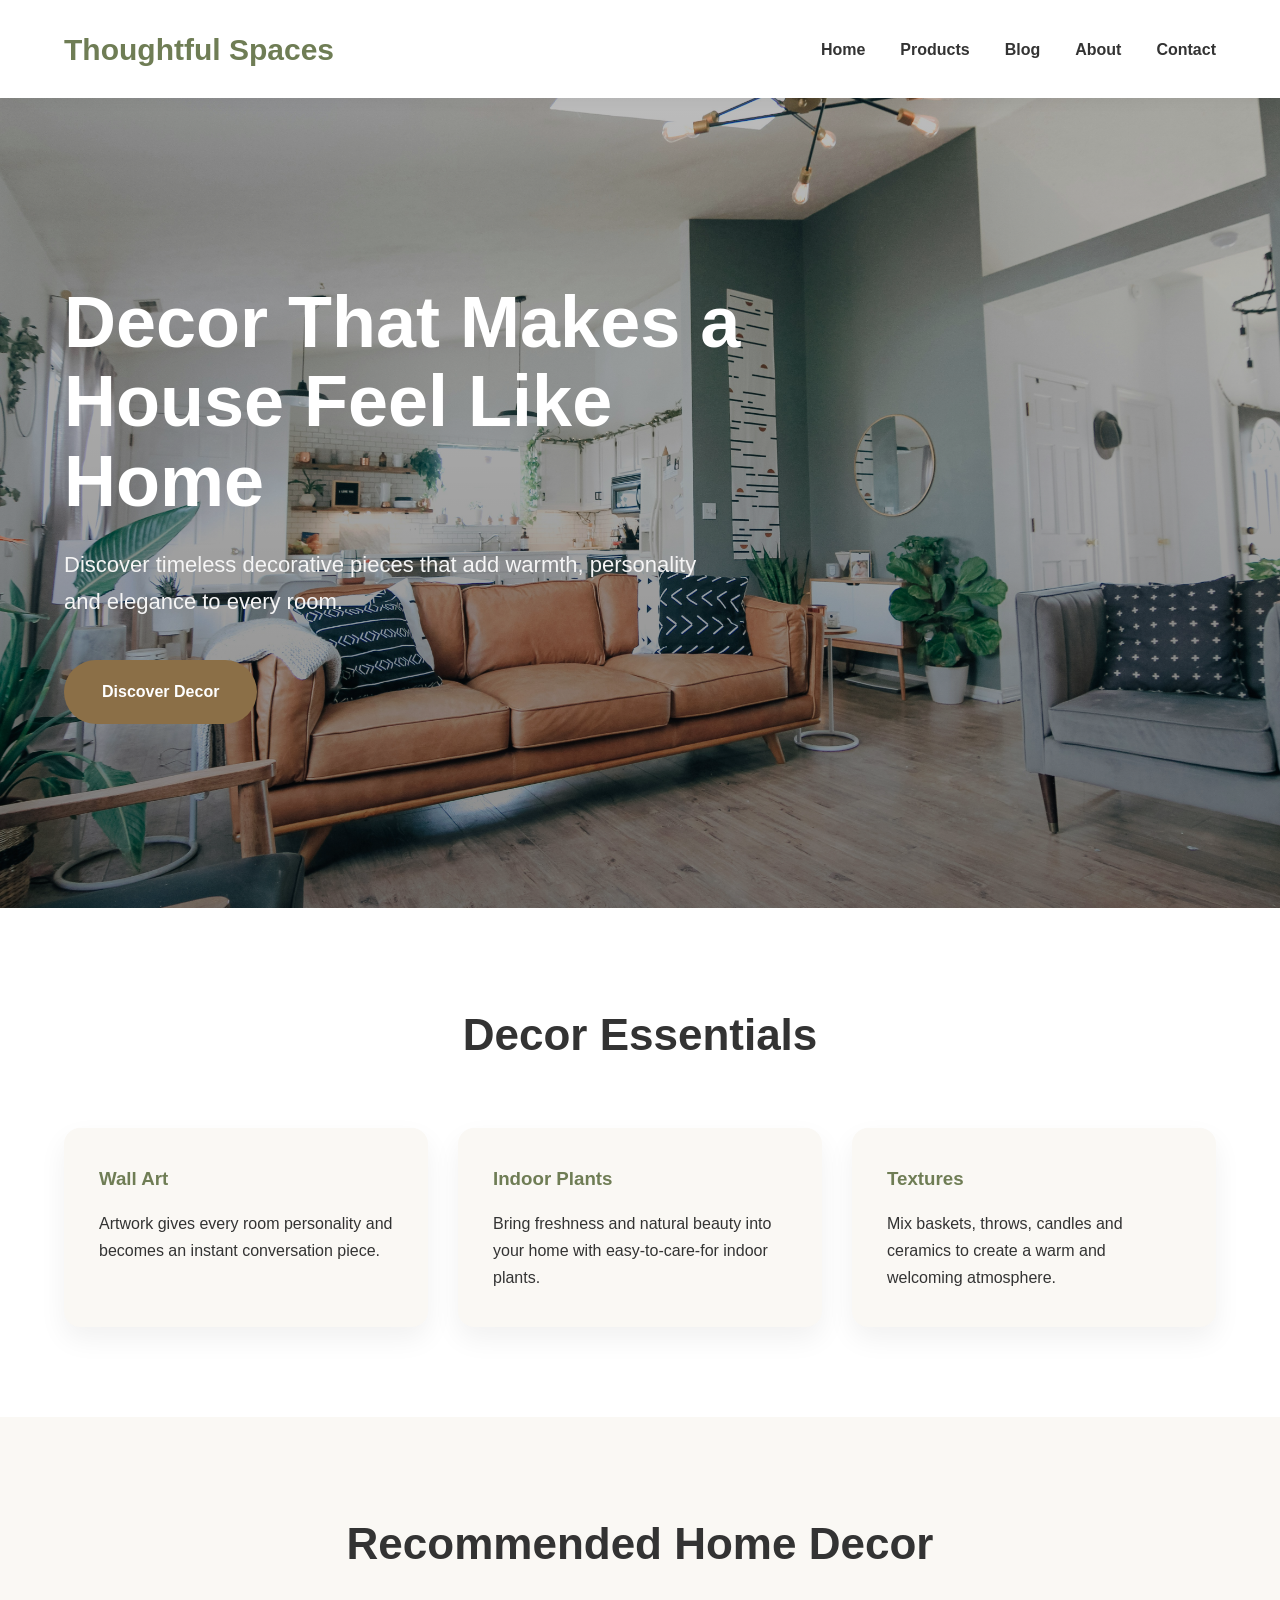
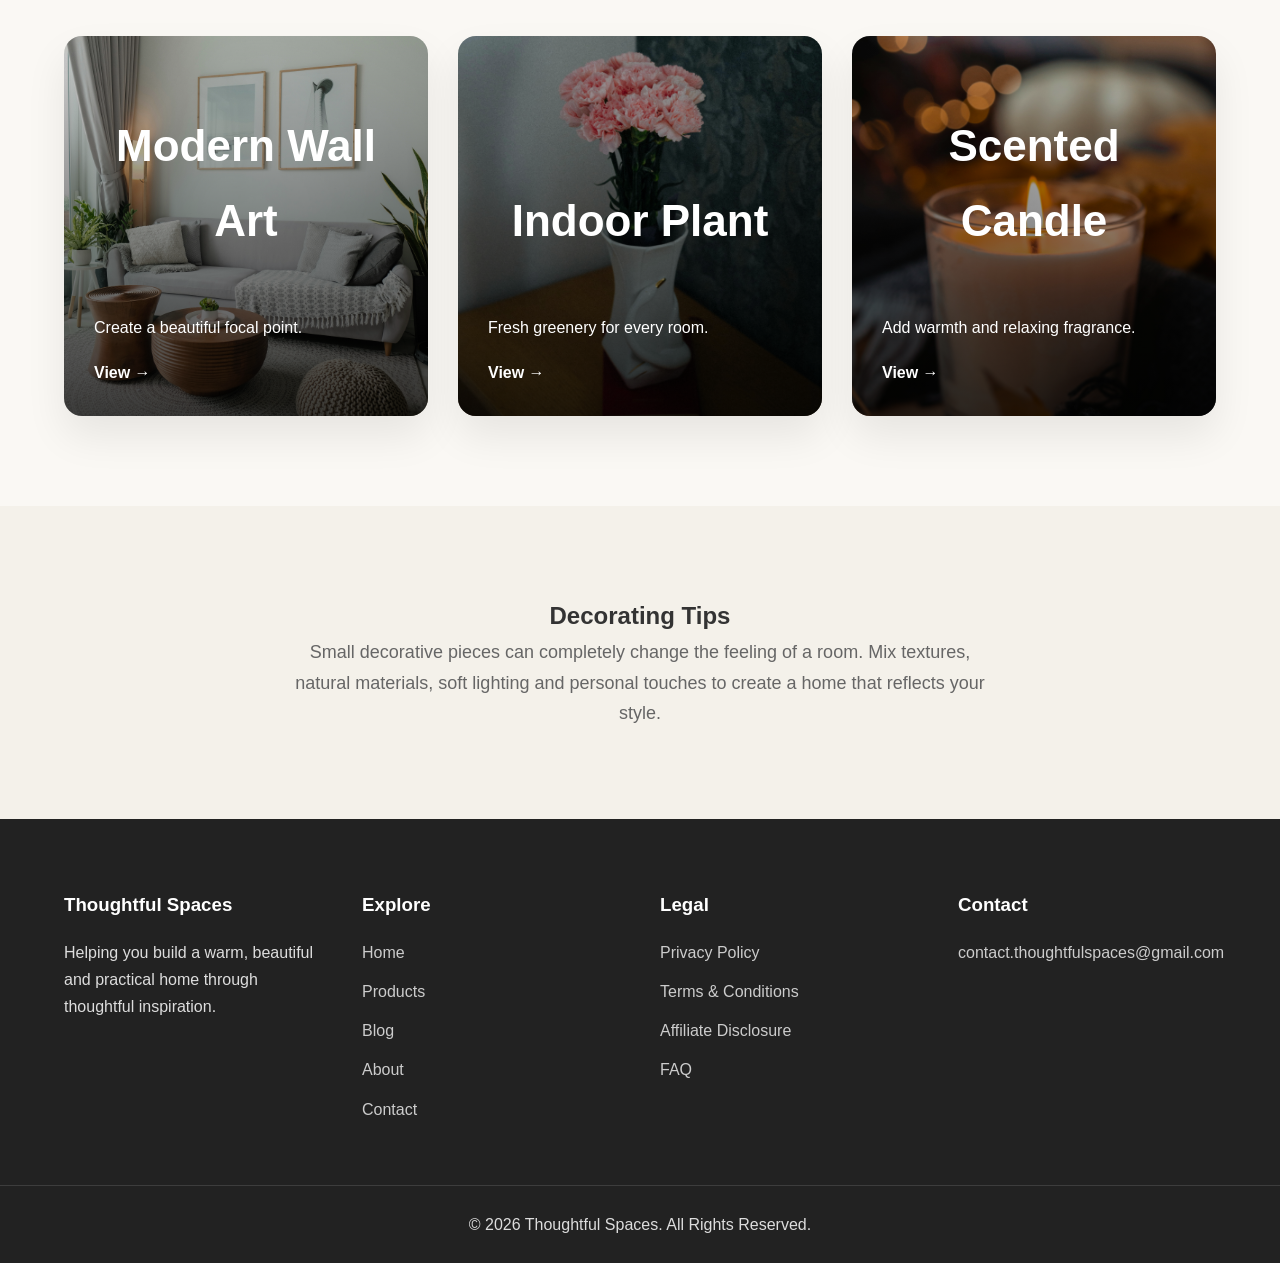
<file: pages/home-decor.html>
<!DOCTYPE html>
<html lang="en">

<head>

<meta charset="UTF-8">

<meta name="viewport" content="width=device-width, initial-scale=1.0">

<title>Home Decor Inspiration | Thoughtful Spaces</title>

<link rel="stylesheet" href="../style.css">

</head>

<body>

<header>

<div class="container">

<h1 class="logo">

<a href="../index.html">

Thoughtful Spaces

</a>

</h1>

<nav>

<a href="../index.html">Home</a>

<a href="../products/index.html">Products</a>

<a href="../blog/index.html">Blog</a>

<a href="about.html">About</a>

<a href="contact.html">Contact</a>

</nav>

</div>

</header>

<section class="hero">

<img src="../images/home-decor.jpg" alt="Home Decor Inspiration">

<div class="hero-overlay">

<div class="container">

<h1>

Decor That Makes a House Feel Like Home

</h1>

<p>

Discover timeless decorative pieces that add warmth,
personality and elegance to every room.

</p>

<a href="../products/index.html" class="btn">

Discover Decor

</a>

</div>

</div>

</section>

<section class="why-section">

<div class="container">

<h2>

Decor Essentials

</h2>

<div class="why-grid">

<div class="why-card">

<h3>

Wall Art

</h3>

<p>

Artwork gives every room personality and becomes
an instant conversation piece.

</p>

</div>

<div class="why-card">

<h3>

Indoor Plants

</h3>

<p>

Bring freshness and natural beauty into your home
with easy-to-care-for indoor plants.

</p>

</div>

<div class="why-card">

<h3>

Textures

</h3>

<p>

Mix baskets, throws, candles and ceramics to create
a warm and welcoming atmosphere.

</p>

</div>

</div>

</div>

</section>
<section class="room-section">

<div class="container">

<h2>

Recommended Home Decor

</h2>

<div class="room-grid">

<a href="../products/index.html" class="room-card">

<img src="../images/wall-art.jpg" alt="Wall Art">

<div class="room-overlay">

<h2>

Modern Wall Art

</h2>

<p>

Create a beautiful focal point.

</p>

<span>

View →

</span>

</div>

</a>

<a href="../products/index.html" class="room-card">

<img src="../images/plant.jpg" alt="Indoor Plant">

<div class="room-overlay">

<h2>

Indoor Plant

</h2>

<p>

Fresh greenery for every room.

</p>

<span>

View →

</span>

</div>

</a>

<a href="../products/index.html" class="room-card">

<img src="../images/candle.jpg" alt="Decor Candle">

<div class="room-overlay">

<h2>

Scented Candle

</h2>

<p>

Add warmth and relaxing fragrance.

</p>

<span>

View →

</span>

</div>

</a>

</div>

</div>

</section>

<section class="page-header">

<div class="container">

<h2>

Decorating Tips

</h2>

<p>

Small decorative pieces can completely change the
feeling of a room. Mix textures, natural materials,
soft lighting and personal touches to create a home
that reflects your style.

</p>

</div>

</section>

<footer>

<div class="container footer-grid">

<div class="footer-column">

<h3>

Thoughtful Spaces

</h3>

<p>

Helping you build a warm, beautiful and practical
home through thoughtful inspiration.

</p>

</div>

<div class="footer-column">

<h3>

Explore

</h3>

<a href="../index.html">Home</a>

<a href="../products/index.html">Products</a>

<a href="../blog/index.html">Blog</a>

<a href="about.html">About</a>

<a href="contact.html">Contact</a>

</div>

<div class="footer-column">

<h3>

Legal

</h3>

<a href="privacy.html">Privacy Policy</a>

<a href="terms.html">Terms & Conditions</a>

<a href="disclosure.html">Affiliate Disclosure</a>

<a href="faq.html">FAQ</a>

</div>

<div class="footer-column">

<h3>

Contact

</h3>

<a href="mailto:contact.thoughtfulspaces@gmail.com">

contact.thoughtfulspaces@gmail.com

</a>

</div>

</div>

<div class="footer-bottom">

<p>

© 2026 Thoughtful Spaces. All Rights Reserved.

</p>

</div>

</footer>

</body>

</html>
</file>
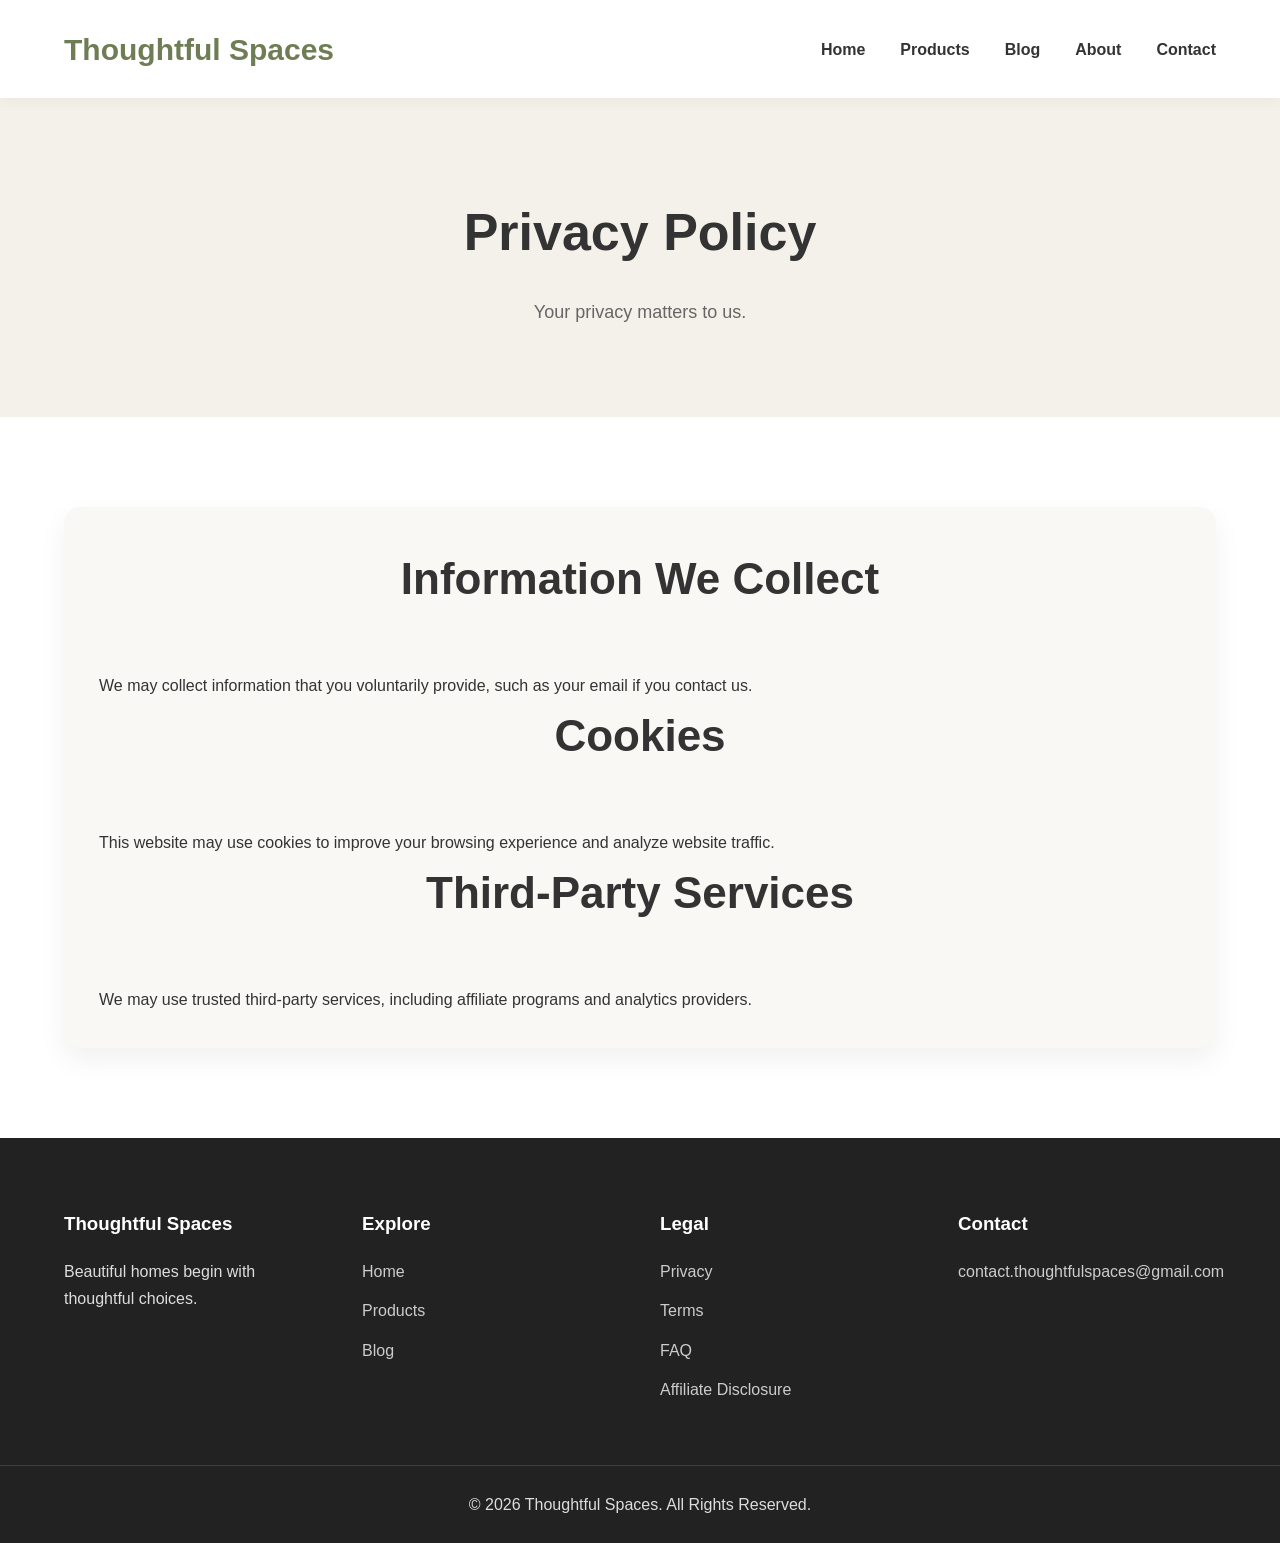
<file: pages/privacy.html>
<!DOCTYPE html>
<html lang="en">

<head>

<meta charset="UTF-8">

<meta name="viewport" content="width=device-width, initial-scale=1.0">

<title>Privacy | Thoughtful Spaces</title>

<link rel="stylesheet" href="../style.css">

</head>

<body>

<header>

<div class="container">

<h1 class="logo">

<a href="../index.html">

Thoughtful Spaces

</a>

</h1>

<nav>

<a href="../index.html">Home</a>

<a href="../products/index.html">Products</a>

<a href="../blog/index.html">Blog</a>

<a href="about.html">About</a>

<a href="contact.html">Contact</a>

</nav>

</div>

</header>

<section class="page-header">

    <div class="container">

        <h1>Privacy Policy</h1>

        <p>
            Your privacy matters to us.
        </p>

    </div>

</section>

<section class="why-section">

    <div class="container">

        <div class="why-card">

            <h2>Information We Collect</h2>

            <p>

                We may collect information that you voluntarily
                provide, such as your email if you contact us.

            </p>

            <h2>Cookies</h2>

            <p>

                This website may use cookies to improve your
                browsing experience and analyze website traffic.

            </p>

            <h2>Third-Party Services</h2>

            <p>

                We may use trusted third-party services, including
                affiliate programs and analytics providers.

            </p>

        </div>

    </div>

</section>

<footer>

<div class="container footer-grid">

<div class="footer-column">

<h3>Thoughtful Spaces</h3>

<p>

Beautiful homes begin with thoughtful choices.

</p>

</div>

<div class="footer-column">

<h3>Explore</h3>

<a href="../index.html">Home</a>

<a href="../products/index.html">Products</a>

<a href="../blog/index.html">Blog</a>

</div>

<div class="footer-column">

<h3>Legal</h3>

<a href="privacy.html">Privacy</a>

<a href="terms.html">Terms</a>

<a href="faq.html">FAQ</a>

<a href="disclosure.html">Affiliate Disclosure</a>

</div>

<div class="footer-column">

<h3>Contact</h3>

<a href="mailto:contact.thoughtfulspaces@gmail.com">

contact.thoughtfulspaces@gmail.com

</a>

</div>

</div>

<div class="footer-bottom">

<p>

© 2026 Thoughtful Spaces. All Rights Reserved.

</p>

</div>

</footer>

</body>

</html>
</file>
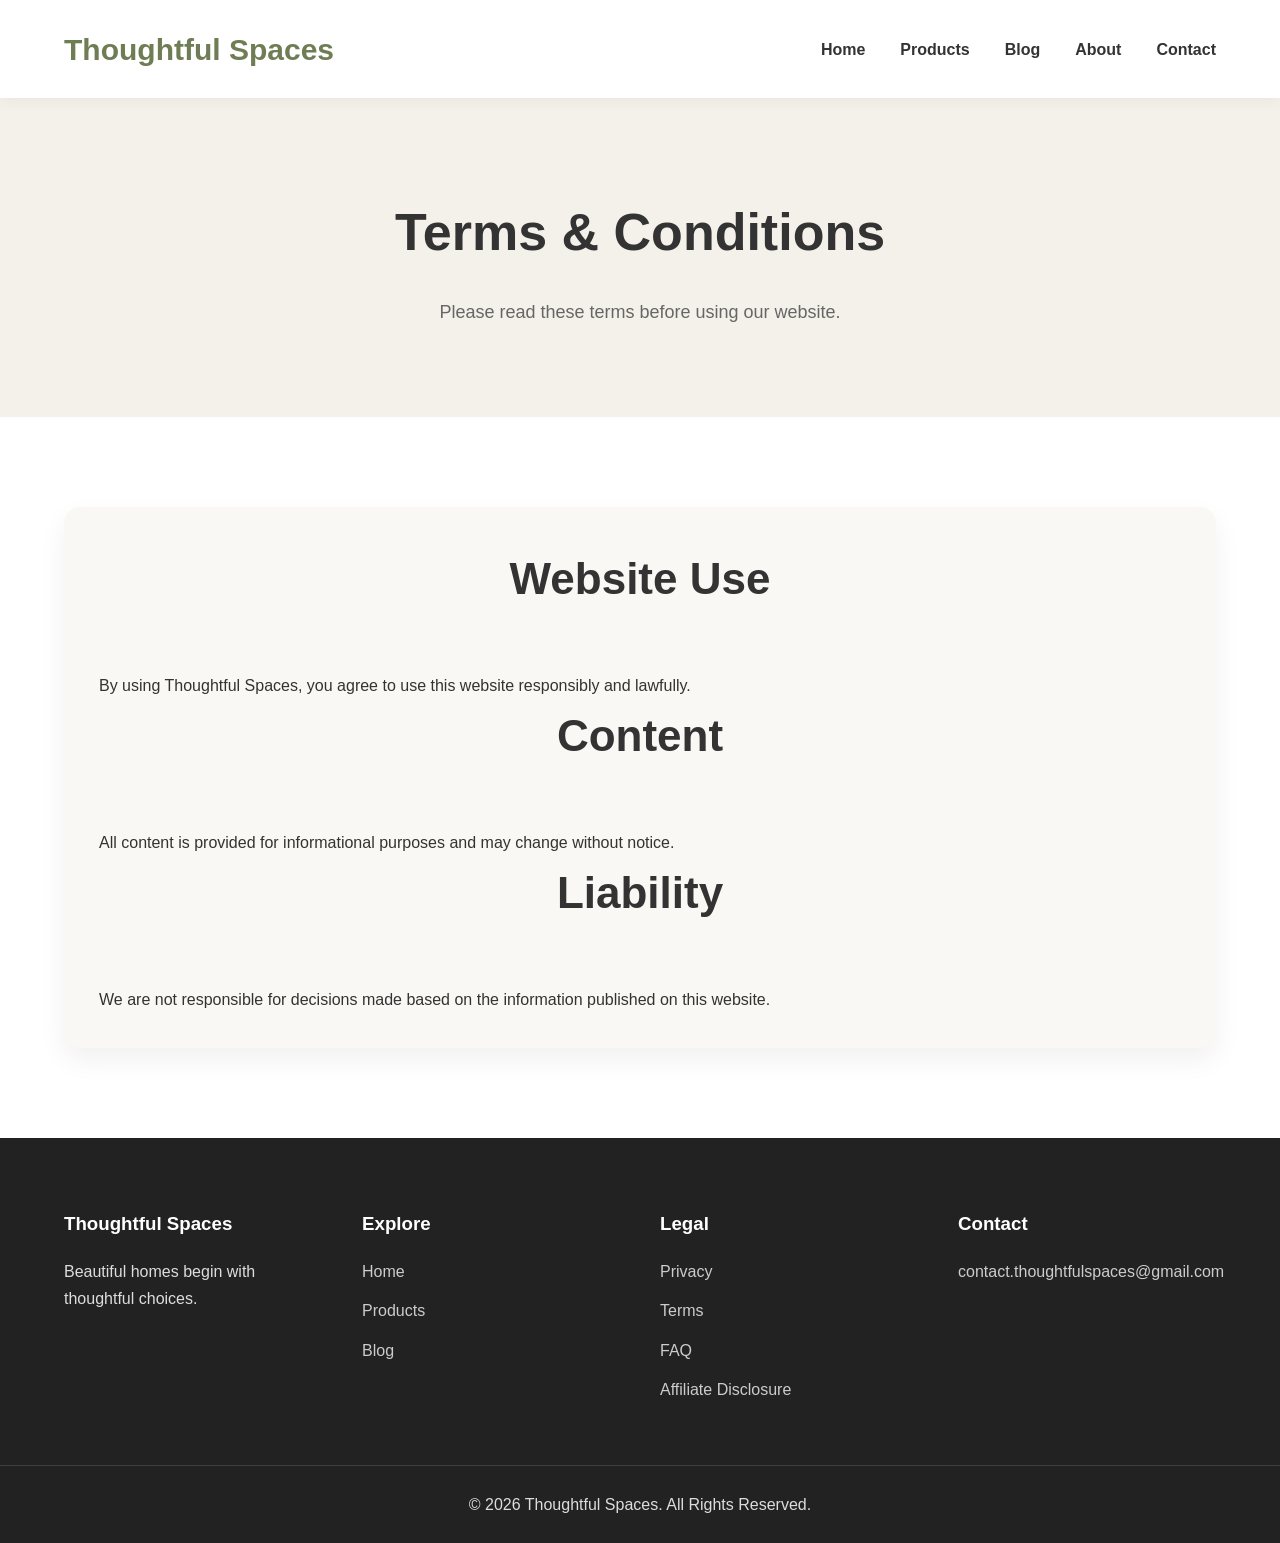
<file: pages/terms.html>
<!DOCTYPE html>
<html lang="en">

<head>

<meta charset="UTF-8">

<meta name="viewport" content="width=device-width, initial-scale=1.0">

<title>Terms & Conditions | Thoughtful Spaces</title>

<link rel="stylesheet" href="../style.css">

</head>

<body>

<header>

<div class="container">

<h1 class="logo">

<a href="../index.html">

Thoughtful Spaces

</a>

</h1>

<nav>

<a href="../index.html">Home</a>

<a href="../products/index.html">Products</a>

<a href="../blog/index.html">Blog</a>

<a href="about.html">About</a>

<a href="contact.html">Contact</a>

</nav>

</div>

</header>

<section class="page-header">

    <div class="container">

        <h1>Terms & Conditions</h1>

        <p>
            Please read these terms before using our website.
        </p>

    </div>

</section>

<section class="why-section">

    <div class="container">

        <div class="why-card">

            <h2>Website Use</h2>

            <p>

                By using Thoughtful Spaces, you agree to use this
                website responsibly and lawfully.

            </p>

            <h2>Content</h2>

            <p>

                All content is provided for informational purposes
                and may change without notice.

            </p>

            <h2>Liability</h2>

            <p>

                We are not responsible for decisions made based on
                the information published on this website.

            </p>

        </div>

    </div>

</section>

<footer>

<div class="container footer-grid">

<div class="footer-column">

<h3>Thoughtful Spaces</h3>

<p>

Beautiful homes begin with thoughtful choices.

</p>

</div>

<div class="footer-column">

<h3>Explore</h3>

<a href="../index.html">Home</a>

<a href="../products/index.html">Products</a>

<a href="../blog/index.html">Blog</a>

</div>

<div class="footer-column">

<h3>Legal</h3>

<a href="privacy.html">Privacy</a>

<a href="terms.html">Terms</a>

<a href="faq.html">FAQ</a>

<a href="disclosure.html">Affiliate Disclosure</a>

</div>

<div class="footer-column">

<h3>Contact</h3>

<a href="mailto:contact.thoughtfulspaces@gmail.com">

contact.thoughtfulspaces@gmail.com

</a>

</div>

</div>

<div class="footer-bottom">

<p>

© 2026 Thoughtful Spaces. All Rights Reserved.

</p>

</div>

</footer>

</body>

</html>
</file>
<file: style.css>
/* ===========================
   RESET
=========================== */

*{
    margin:0;
    padding:0;
    box-sizing:border-box;
}

html{
    scroll-behavior:smooth;
}

body{
    font-family:Arial, Helvetica, sans-serif;
    background:#faf8f4;
    color:#333;
    line-height:1.7;
}

img{
    max-width:100%;
    display:block;
}

a{
    text-decoration:none;
    color:inherit;
}

.container{
    width:90%;
    max-width:1200px;
    margin:auto;
}

/* ===========================
   HEADER
=========================== */

header{
    position:sticky;
    top:0;
    background:rgba(255,255,255,.96);
    backdrop-filter:blur(12px);
    box-shadow:0 2px 15px rgba(0,0,0,.05);
    z-index:1000;
}

header .container{
    display:flex;
    justify-content:space-between;
    align-items:center;
    padding:22px 0;
}

.logo a{
    font-size:30px;
    font-weight:700;
    color:#6f7d55;
}

nav{
    display:flex;
    gap:35px;
}

nav a{
    font-weight:600;
    color:#333;
    transition:.3s;
}

nav a:hover{
    color:#8b6f47;
}

/* ===========================
   HERO
=========================== */

.page-header{
    padding:90px 0;
    text-align:center;
    background:#f4f1ea;
}

.page-header h1{
    font-size:52px;
    margin-bottom:20px;
}

.page-header p{
    max-width:720px;
    margin:auto;
    color:#666;
    font-size:18px;
}

/* ===========================
   ROOM GRID
=========================== */

.room-section{
    padding:80px 0;
}

.room-grid{
    display:grid;
    grid-template-columns:repeat(auto-fit,minmax(280px,1fr));
    gap:30px;
}

.room-card{
    position:relative;
    border-radius:18px;
    overflow:hidden;
    min-height:380px;
    box-shadow:0 12px 35px rgba(0,0,0,.10);
    transition:.35s;
}

.room-card:hover{
    transform:translateY(-10px);
}

.room-card img{
    width:100%;
    height:380px;
    object-fit:cover;
    transition:.5s;
}

.room-card:hover img{
    transform:scale(1.08);
}

.room-overlay{
    position:absolute;
    inset:0;
    background:linear-gradient(to top,rgba(0,0,0,.75),rgba(0,0,0,.15));
    display:flex;
    flex-direction:column;
    justify-content:flex-end;
    padding:30px;
    color:#fff;
}

.room-overlay h2{
    font-size:30px;
    margin-bottom:12px;
}

.room-overlay p{
    margin-bottom:18px;
}

.room-overlay span{
    font-weight:700;
    color:#fff;
}

/* ===========================
   WHY SECTION
=========================== */

.why-section{
    padding:90px 0;
    background:#fff;
}

.why-section h2{
    text-align:center;
    font-size:42px;
    margin-bottom:50px;
}

.why-grid{
    display:grid;
    grid-template-columns:repeat(auto-fit,minmax(260px,1fr));
    gap:30px;
}

.why-card{
    background:#faf8f4;
    padding:35px;
    border-radius:16px;
    box-shadow:0 8px 25px rgba(0,0,0,.06);
}

.why-card h3{
    margin-bottom:15px;
    color:#6f7d55;
}

/* ===========================
   FOOTER
=========================== */

footer{
    background:#222;
    color:#ddd;
    padding-top:70px;
}

.footer-grid{
    display:grid;
    grid-template-columns:repeat(auto-fit,minmax(220px,1fr));
    gap:40px;
}

.footer-column h3{
    color:#fff;
    margin-bottom:18px;
}

.footer-column a{
    display:block;
    color:#ccc;
    margin-bottom:12px;
}

.footer-column a:hover{
    color:#fff;
}

.footer-bottom{
    text-align:center;
    border-top:1px solid rgba(255,255,255,.12);
    margin-top:50px;
    padding:25px 0;
}

/* ===========================
   MOBILE
=========================== */

@media(max-width:768px){

header .container{
    flex-direction:column;
    gap:20px;
}

nav{
    flex-wrap:wrap;
    justify-content:center;
    gap:18px;
}

.page-header h1{
    font-size:38px;
}

.why-section h2{
    font-size:34px;
}

}
/* ==========================================
   HERO SECTION
========================================== */

.hero{
    position:relative;
    height:90vh;
    min-height:700px;
    overflow:hidden;
}

.hero img{
    width:100%;
    height:100%;
    object-fit:cover;
}

.hero-overlay{
    position:absolute;
    inset:0;
    background:linear-gradient(
        rgba(0,0,0,.25),
        rgba(0,0,0,.45)
    );

    display:flex;
    align-items:center;
}

.hero-overlay .container{
    color:white;
}

.hero h1{

    font-size:72px;

    line-height:1.1;

    max-width:700px;

    margin-bottom:25px;

}

.hero p{

    font-size:22px;

    max-width:650px;

    margin-bottom:40px;

    color:#f5f5f5;

}

/* ==========================================
   BUTTON
========================================== */

.btn{

    display:inline-block;

    padding:18px 38px;

    background:#8b6f47;

    color:white;

    font-weight:600;

    border-radius:50px;

    transition:.35s;

}

.btn:hover{

    background:#6f7d55;

    transform:translateY(-3px);

    box-shadow:0 12px 30px rgba(0,0,0,.18);

}

/* ==========================================
   SECTION HEADINGS
========================================== */

.room-section h2,
.why-section h2{

    text-align:center;

    font-size:44px;

    margin-bottom:55px;

}

/* ==========================================
   CARD ANIMATION
========================================== */

.room-card,
.why-card{

    transition:.35s;

}

.room-card:hover,
.why-card:hover{

    transform:translateY(-10px);

}

/* ==========================================
   MOBILE HERO
========================================== */

@media(max-width:768px){

.hero{

    height:75vh;

    min-height:520px;

}

.hero h1{

    font-size:46px;

}

.hero p{

    font-size:18px;

}

.btn{

    padding:16px 30px;

}

}
/* ===========================
   SECTION SPACING
=========================== */
.room-section,
.why-section,
.page-header{
    padding:90px 0;
}

/* ===========================
   SMOOTH IMAGE ZOOM
=========================== */

.room-card{
    overflow:hidden;
}

.room-card img{
    transition:transform .6s ease;
}

.room-card:hover img{
    transform:scale(1.08);
}

/* ===========================
   BETTER SHADOWS
=========================== */

.room-card{

    box-shadow:
    0 20px 40px rgba(0,0,0,.08);

}

.why-card{

    box-shadow:
    0 12px 28px rgba(0,0,0,.06);

}

/* ===========================
   PAGE FADE
=========================== */

body{

    animation:fadePage .6s ease;

}

@keyframes fadePage{

from{

opacity:0;

}

to{

opacity:1;

}

}
</file>
